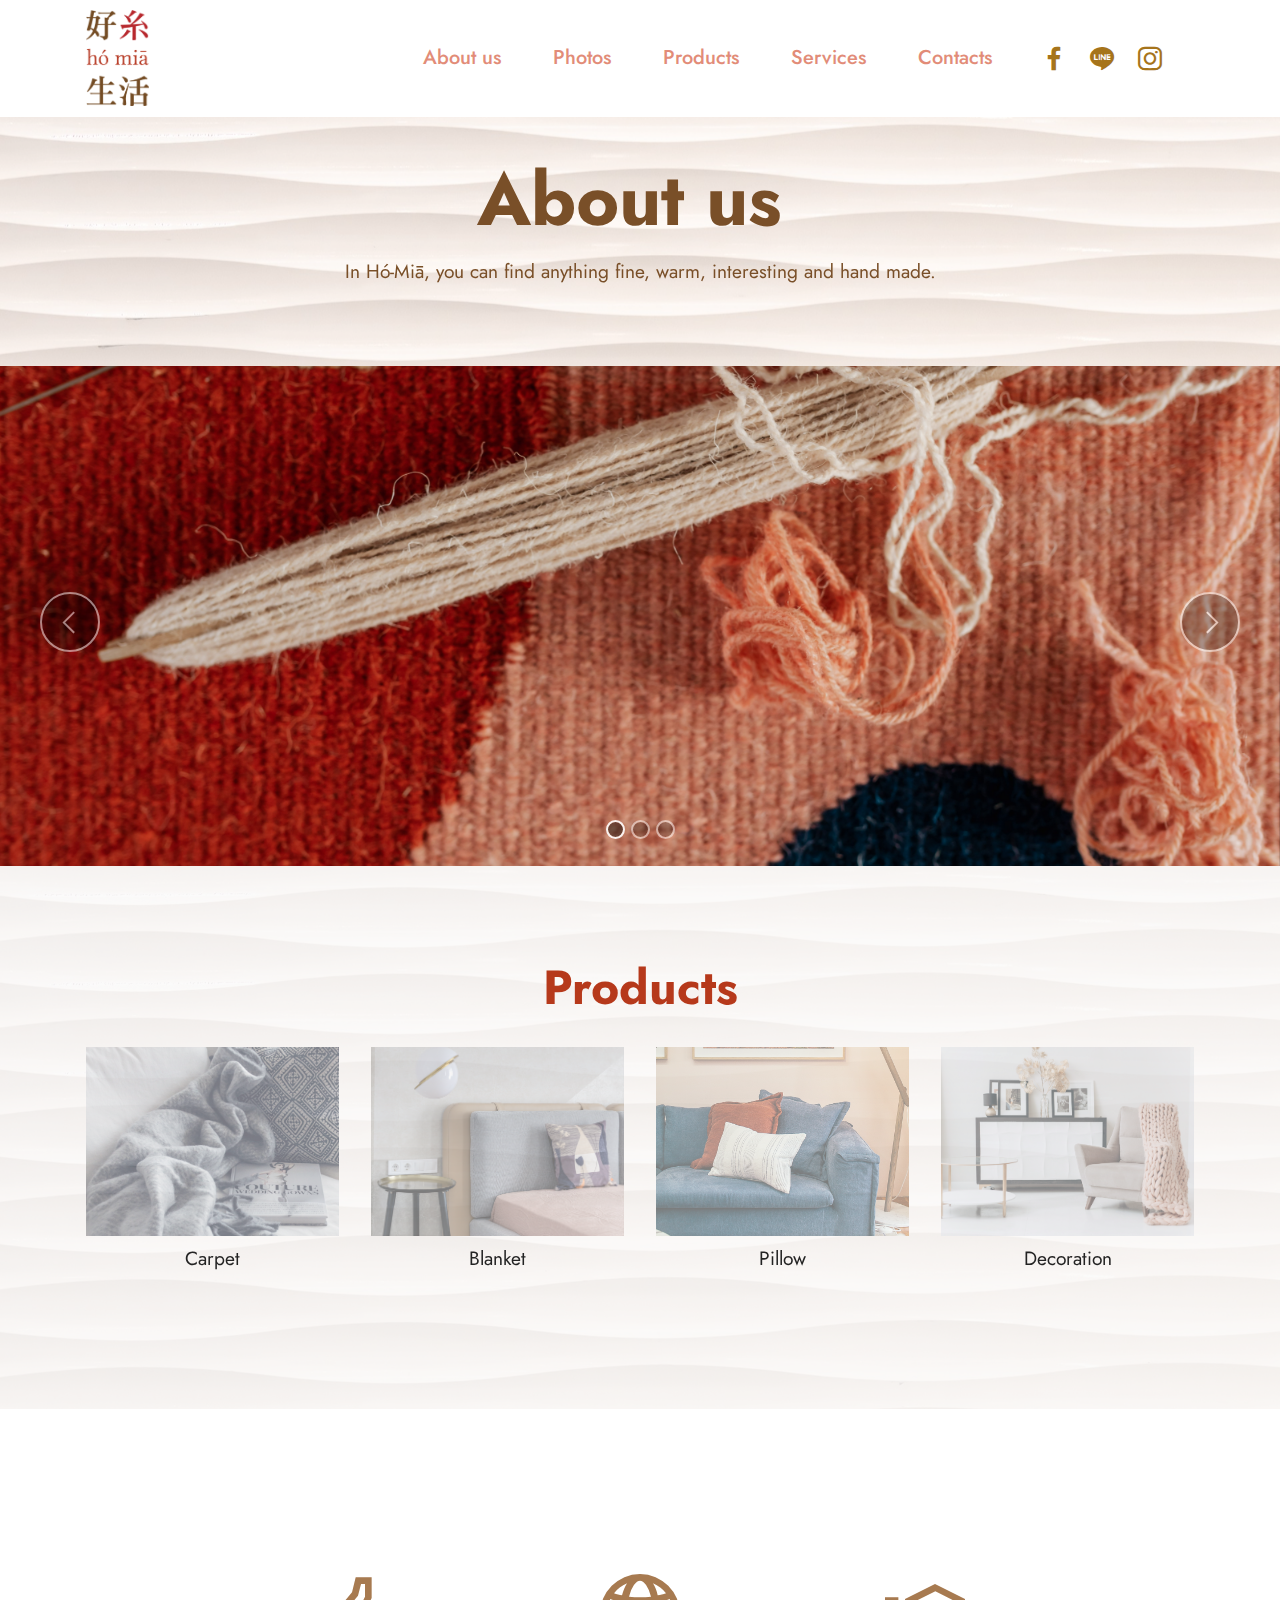
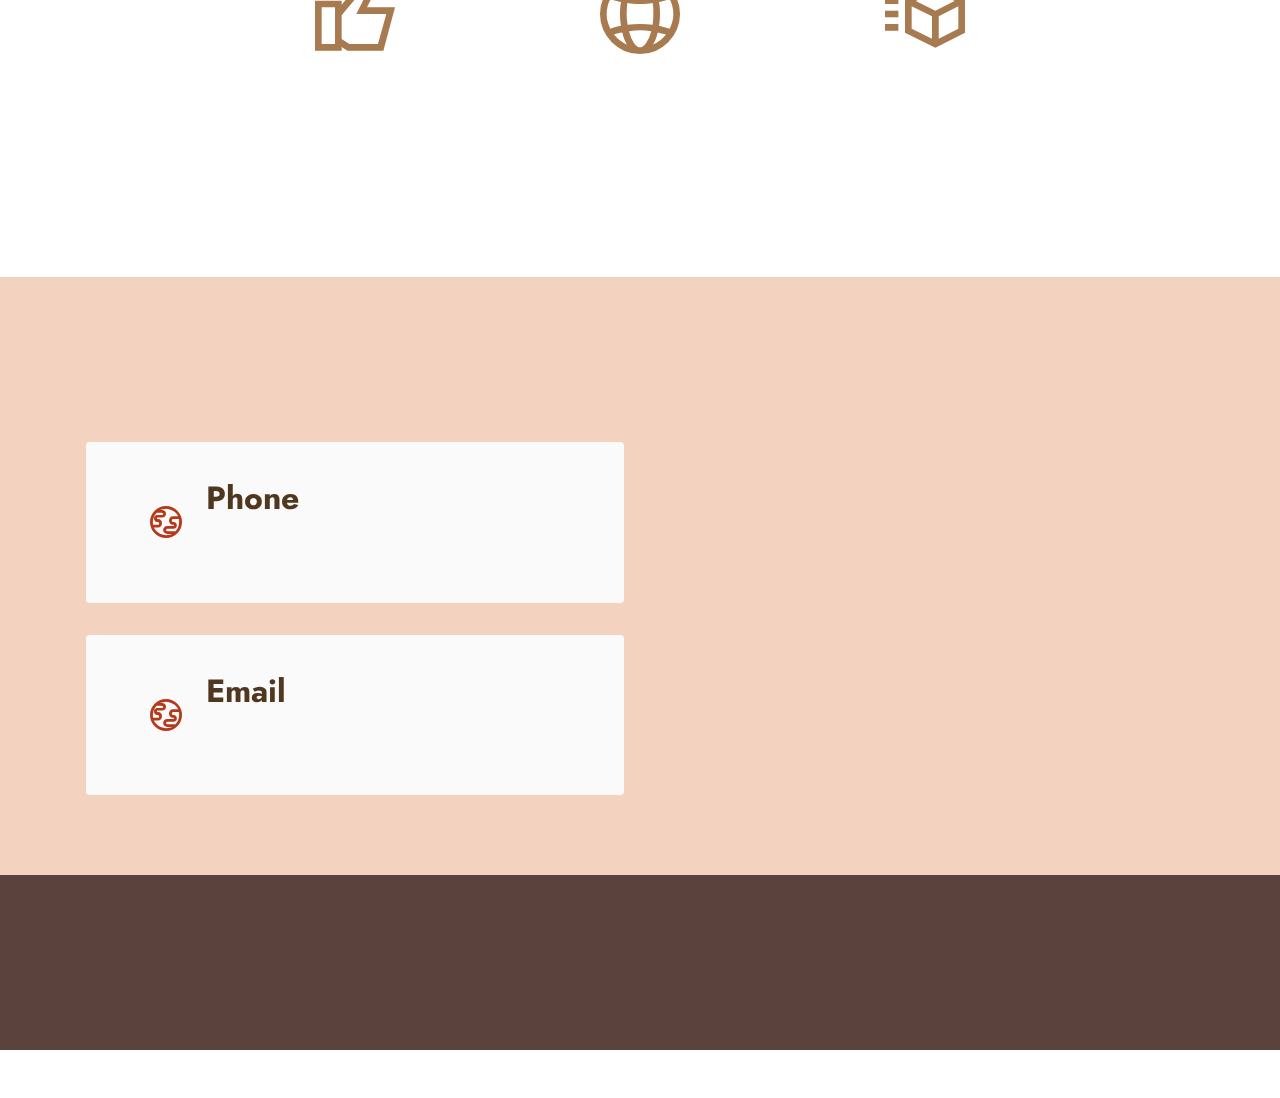
<file: index.html>
<!DOCTYPE html>
<html  >
<head>
  <!-- Site made with Mobirise Website Builder v5.3.5, https://mobirise.com -->
  <meta charset="UTF-8">
  <meta http-equiv="X-UA-Compatible" content="IE=edge">
  <meta name="generator" content="Mobirise v5.3.5, mobirise.com">
  <meta name="viewport" content="width=device-width, initial-scale=1, minimum-scale=1">
  <link rel="shortcut icon" href="assets/images/favicon-20210430020619690.ico" type="image/x-icn">
  <meta name="description" content="">
  
  
  <title>好糸生活</title>
  <link rel="stylesheet" href="assets/web/assets/mobirise-icons2/mobirise2.css">
  <link rel="stylesheet" href="assets/tether/tether.min.css">
  <link rel="stylesheet" href="assets/bootstrap/css/bootstrap.min.css">
  <link rel="stylesheet" href="assets/bootstrap/css/bootstrap-grid.min.css">
  <link rel="stylesheet" href="assets/bootstrap/css/bootstrap-reboot.min.css">
  <link rel="stylesheet" href="assets/animatecss/animate.css">
  <link rel="stylesheet" href="assets/dropdown/css/style.css">
  <link rel="stylesheet" href="assets/socicon/css/styles.css">
  <link rel="stylesheet" href="assets/theme/css/style.css">
  <link rel="preload" href="https://fonts.googleapis.com/css?family=Jost:100,200,300,400,500,600,700,800,900,100i,200i,300i,400i,500i,600i,700i,800i,900i&display=swap" as="style" onload="this.onload=null;this.rel='stylesheet'">
  <noscript><link rel="stylesheet" href="https://fonts.googleapis.com/css?family=Jost:100,200,300,400,500,600,700,800,900,100i,200i,300i,400i,500i,600i,700i,800i,900i&display=swap"></noscript>
  <link rel="preload" as="style" href="assets/mobirise/css/mbr-additional.css"><link rel="stylesheet" href="assets/mobirise/css/mbr-additional.css" type="text/css">
  <link rel="stylesheet" href="assets/dropdown/js/animate.js">

  <style>
      @keyframes fadeOut{
          100%{
              opacity: 1;
          }
      }
      @keyframes fadeIn{
          50%{
              background-color: rgba(138, 6, 6, 0.304);
              color: white;
          }
          
      }
      .circle:hover{
          
          animation: fadeIn 1s;
          border-radius: 50%;

      }
      .animate{
          opacity: 0.5;
      }
      
      .animate:hover{
         
          animation: fadeOut 1s;

      }




  </style>
</head>
<body>
  
  <section class="menu menu2 cid-sw1IaXLxJi" once="menu" id="menu2-c">
    
    <nav class="navbar navbar-dropdown navbar-fixed-top navbar-expand-lg">
        <div class="container">
            <div class="navbar-brand">
                <span class="navbar-logo">
                    <a href="index.html">
                        <img src="assets/images/logo.png" alt="Mobirise" style="height: 6rem;">
                    </a>
                </span>
                
            </div>
            <button class="navbar-toggler" type="button" data-toggle="collapse" data-target="#navbarSupportedContent" aria-controls="navbarNavAltMarkup" aria-expanded="false" aria-label="Toggle navigation">
                <div class="hamburger">
                    <span></span>
                    <span></span>
                    <span></span>
                    <span></span>
                </div>
            </button>
            <div class="collapse navbar-collapse" id="navbarSupportedContent">
                <ul class="navbar-nav nav-dropdown nav-right" data-app-modern-menu="true">
                    <li class="nav-item">
                        <a class="nav-link link text-secondary text-primary display-4" href="page1.html#image1-m" aria-expanded="false" style="font-size: 20px;">
                            About us
                        </a>
                    </li>

                    <li class="nav-item">
                        <a class="nav-link link text-secondary text-primary display-4" href="index.html#slider1-h" style="font-size: 20px;">
                            Photos
                            <br>
                        </a>
                    </li>

                    <li class="nav-item">
                        <a class="nav-link link text-secondary text-primary display-4" href="index.html#gallery5-e" style="font-size: 20px;">
                            Products
                        </a>
                    </li>
                    
                    <li class="nav-item">
                        <a class="nav-link link text-secondary text-primary display-4" href="index.html#features1-d" style="font-size: 20px;">
                            Services
                        </a>
                    </li>

                    <li class="nav-item">
                        <a class="nav-link link text-secondary text-primary display-4" href="index.html#contacts3-5" style="font-size: 20px;">
                            Contacts
                        </a>
                    </li>
                </ul>

                <div class="icons-menu">
                    <a class="iconfont-wrapper" href="https://www.facebook.com/" target="_blank">
                        <span class="p-2 mbr-iconfont socicon-facebook socicon circle" ></span>
                    </a>
                    <a class="iconfont-wrapper" href="https://line.me/ti/p/5vF7VPosaQ" target="_blank">
                        <span class="p-2 mbr-iconfont socicon-line socicon circle" style="color: rgb(166, 116, 27); fill: rgb(166, 116, 27);"></span>
                    </a>
                    <a class="iconfont-wrapper" href="https://www.instagram.com/" target="_blank">
                        <span class="p-2 mbr-iconfont socicon-instagram socicon circle"></span>
                    </a>
                    
                </div>
                
            </div>
        </div>
    </nav>
</section>

<section class="header6 cid-svXxCXzJUp mbr-parallax-background" id="header6-0">

    

    <div class="mbr-overlay" style="opacity: 0.4; background-color: rgb(255, 255, 255); "></div>

    <div class="align-center container">
        <div class="row justify-content-center">
            <div class="col-12 col-lg-8">
                <h1 class="mbr-section-title mbr-fonts-style mbr-white mb-3 display-1"><strong>About us&nbsp;</strong></h1>
                
                <p class="mbr-text mbr-white mbr-fonts-style display-7">In Hó-Miā, you can find anything fine, warm, interesting and hand made.</p>
                
            </div>
        </div>
    </div>
</section>

<section class="slider1 cid-sw23vIwPuY" id="slider1-h">
    
    <div class="carousel slide carousel-fade" id="syIauVUKkO" data-ride="carousel" data-interval="3000" style="height: 500px;">
        <ol class="carousel-indicators">
            <li data-slide-to="0" class="active" data-target="#syIauVUKkO"></li>
            <li data-slide-to="1" data-target="#syIauVUKkO"></li>
            <li data-slide-to="2" data-target="#syIauVUKkO"></li>
        </ol>
        <div class="carousel-inner">
            <div class="carousel-item slider-image item active">
                <div class="item-wrapper">
                    <img class="d-block w-100" src="assets/images/pexels-karolina-grabowska-4219610.jpeg">
                    
                    <div class="carousel-caption">
                        <h5 class="mbr-section-subtitle mbr-fonts-style display-5"></h5>
                        <p class="mbr-section-text mbr-fonts-style display-7"></p>
                    </div>
                </div>
            </div>
            <div class="carousel-item slider-image item">
                <div class="item-wrapper">
                    <img class="d-block w-100" src="assets/images/pexels-cottonbro-6580549.jpeg">
                    
                    <div class="carousel-caption">
                        <h5 class="mbr-section-subtitle mbr-fonts-style display-5"></h5>
                        <p class="mbr-section-text mbr-fonts-style display-7"></p>
                    </div>
                </div>
            </div>
            <div class="carousel-item slider-image item">
                <div class="item-wrapper">
                    <img class="d-block w-100" src="assets/images/pexels-river-4358399.jpeg">
                    
                    <div class="carousel-caption">
                        <h5 class="mbr-section-subtitle mbr-fonts-style display-5"></h5>
                        <p class="mbr-section-text mbr-fonts-style display-7"></p>
                    </div>
                </div>
            </div>
        </div>
        <a class="carousel-control carousel-control-prev" role="button" data-slide="prev" href="#syIauVUKkO">
            <span class="mobi-mbri mobi-mbri-arrow-prev" aria-hidden="true"></span>
            <span class="sr-only">Previous</span>
        </a>
        <a class="carousel-control carousel-control-next" role="button" data-slide="next" href="#syIauVUKkO">
            <span class="mobi-mbri mobi-mbri-arrow-next" aria-hidden="true"></span>
            <span class="sr-only">Next</span>
        </a>
    </div>
</section>

<section class="gallery5 mbr-gallery cid-sw1XmBCims" id="gallery5-e">
    

    <div class="mbr-overlay" style="opacity: 0.8; background-color: rgb(250, 250, 250);">
    </div>

    <div class="container">
        <div class="mbr-section-head">
            <h3 class="mbr-section-title mbr-fonts-style align-center m-0 display-2"><strong>Products</strong></h3>
            
        </div>
        <div class="row mbr-gallery mt-4">
            <div class="col-12 col-md-6 col-lg-3 item gallery-image ">
                <div class="item-wrapper animate" data-toggle="modal" data-target="#syIauXRZ61-modal">
                    <img class="w-100" src="assets/images/pexels-isabelle-taylor-1421178.jpeg" alt="" data-slide-to="0" data-target="#lb-syIauXRZ61">
                    <div class="icon-wrapper">
                        <span class="mobi-mbri mobi-mbri-search mbr-iconfont mbr-iconfont-btn"></span>
                    </div>
                </div>
                <h6 class="mbr-item-subtitle mbr-fonts-style align-center mb-2 mt-2 display-7">
                    Carpet 
                </h6>
            </div>
            <div class="col-12 col-md-6 col-lg-3 item gallery-image">
                <div class="item-wrapper animate" data-toggle="modal" data-target="#syIauXRZ61-modal">
                    <img class="w-100" src="assets/images/pexels-max-vakhtbovych-5998136.jpeg" alt="" data-slide-to="1" data-target="#lb-syIauXRZ61">
                    <div class="icon-wrapper">
                        <span class="mobi-mbri mobi-mbri-search mbr-iconfont mbr-iconfont-btn"></span>
                    </div>
                </div>
                <h6 class="mbr-item-subtitle mbr-fonts-style align-center mb-2 mt-2 display-7">
                    Blanket
                </h6>
            </div>
            <div class="col-12 col-md-6 col-lg-3 item gallery-image">
                <div class="item-wrapper animate" data-toggle="modal" data-target="#syIauXRZ61-modal">
                    <img class="w-100" src="assets/images/pexels-rachel-claire-4846446.jpeg" alt="" data-slide-to="2" data-target="#lb-syIauXRZ61">
                    <div class="icon-wrapper">
                        <span class="mobi-mbri mobi-mbri-search mbr-iconfont mbr-iconfont-btn"></span>
                    </div>
                </div>
                <h6 class="mbr-item-subtitle mbr-fonts-style align-center mb-2 mt-2 display-7">
                    Pillow
                </h6>
            </div>
            <div class="col-12 col-md-6 col-lg-3 item gallery-image">
                <div class="item-wrapper animate" data-toggle="modal" data-target="#syIauXRZ61-modal">
                    <img class="w-100" src="assets/images/pexels-mikhail-nilov-6707628.jpeg" alt="" data-slide-to="3" data-target="#lb-syIauXRZ61">
                    <div class="icon-wrapper">
                        <span class="mobi-mbri mobi-mbri-search mbr-iconfont mbr-iconfont-btn"></span>
                    </div>
                </div>
                <h6 class="mbr-item-subtitle mbr-fonts-style align-center mb-2 mt-2 display-7">
                    Decoration
                </h6>
            </div>
        </div>

        <div class="modal mbr-slider" tabindex="-1" role="dialog" aria-hidden="true" id="syIauXRZ61-modal">
            <div class="modal-dialog" role="document">
                <div class="modal-content">
                    <div class="modal-body">
                        <div class="carousel slide" id="lb-syIauXRZ61" data-interval="5000">
                            <div class="carousel-inner">
                                <div class="carousel-item active">
                                    <img class="d-block w-100" src="assets/images/pexels-isabelle-taylor-1421178.jpeg" alt="">
                                </div>
                                <div class="carousel-item">
                                    <img class="d-block w-100" src="assets/images/pexels-max-vakhtbovych-5998136.jpeg" alt="">
                                </div>
                                <div class="carousel-item">
                                    <img class="d-block w-100" src="assets/images/pexels-rachel-claire-4846446.jpeg" alt="">
                                </div>
                                <div class="carousel-item">
                                    <img class="d-block w-100" src="assets/images/pexels-mikhail-nilov-6707628.jpeg" alt="">
                                </div>
                            </div>
                            <ol class="carousel-indicators">
                                <li data-slide-to="0" class="active" data-target="#lb-syIauXRZ61"></li>
                                <li data-slide-to="1" data-target="#lb-syIauXRZ61"></li>
                                <li data-slide-to="2" data-target="#lb-syIauXRZ61"></li>
                                <li data-slide-to="3" data-target="#lb-syIauXRZ61"></li>
                            </ol>
                            <a role="button" href="" class="close" data-dismiss="modal" aria-label="Close">
                            </a>
                            <a class="carousel-control-prev carousel-control" role="button" data-slide="prev" href="#lb-syIauXRZ61">
                                <span class="mobi-mbri mobi-mbri-arrow-prev" aria-hidden="true"></span>
                                <span class="sr-only">Previous</span>
                            </a>
                            <a class="carousel-control-next carousel-control" role="button" data-slide="next" href="#lb-syIauXRZ61">
                                <span class="mobi-mbri mobi-mbri-arrow-next" aria-hidden="true"></span>
                                <span class="sr-only">Next</span>
                            </a>
                        </div>
                    </div>
                </div>
            </div>
        </div>
    </div>
</section>

<section class="features1 cid-sw1X3NRHzJ" id="features1-d">
    

    
    <div class="container">
        <div class="row">
            <div class="col-12 col-lg-9">
                <h3 class="mbr-section-title mbr-fonts-style align-center mb-0 display-2">
                    <strong>Services</strong></h3>
                
            </div>
        </div>
        <div class="row">
            <div class="card col-12 col-md-6 col-lg-3">
                <div class="card-wrapper">
                    <div class="card-box align-center">
                        <div class="iconfont-wrapper">
                            <span class="mbr-iconfont mobi-mbri-like mobi-mbri" style="color: rgb(167, 122, 80); fill: rgb(167, 122, 80);"></span>
                        </div>
                        <h5 class="card-title mbr-fonts-style display-7"><strong>Fine Quality&nbsp;</strong></h5>
                        <p class="card-text mbr-fonts-style display-7">The quality has been proved by our professional team.</p>
                    </div>
                </div>
            </div>
            <div class="card col-12 col-md-6 col-lg-3">
                <div class="card-wrapper">
                    <div class="card-box align-center">
                        <div class="iconfont-wrapper">
                            <span class="mbr-iconfont mobi-mbri-globe-2 mobi-mbri" style="color: rgb(167, 122, 80); fill: rgb(167, 122, 80);"></span>
                        </div>
                        <h5 class="card-title mbr-fonts-style display-7"><div><strong>Globalization</strong></div></h5>
                        <p class="card-text mbr-fonts-style display-7">We collect fine products around the world.</p>
                    </div>
                </div>
            </div>
            <div class="card col-12 col-md-6 col-lg-3">
                <div class="card-wrapper">
                    <div class="card-box align-center">
                        <div class="iconfont-wrapper">
                            <span class="mbr-iconfont mobi-mbri-delivery mobi-mbri" style="color: rgb(167, 122, 80); fill: rgb(167, 122, 80);"></span>
                        </div>
                        <h5 class="card-title mbr-fonts-style display-7"><div><strong>Fast delivery</strong></div></h5>
                        <p class="card-text mbr-fonts-style display-7">As long as you place an order, the delivery takes only 3-5 days.</p>
                    </div>
                </div>
            </div>
            
        </div>
    </div>
</section>

<section class="contacts3 map1 cid-svXy9o1qJY" id="contacts3-5">

    
    
    <div class="container">
        <div class="mbr-section-head">
            <h3 class="mbr-section-title mbr-fonts-style align-center mb-0 display-2">
                <strong>Contacts</strong>
            </h3>
            
        </div>
        <div class="row justify-content-center mt-4">
            <div class="card col-12 col-md-6">
                <div class="card-wrapper">
                    <div class="image-wrapper">
                        <span class="mbr-iconfont mobi-mbri-globe mobi-mbri" style="color: rgb(182, 57, 27); fill: rgb(182, 57, 27);"></span>
                    </div>
                    <div class="text-wrapper">
                        <h6 class="card-title mbr-fonts-style mb-1 display-5">
                            <strong>Phone</strong>
                        </h6>
                        <p class="mbr-text mbr-fonts-style display-7">
                            <a href="tel:+12345678910" class="text-primary">0930309235</a>
                        </p>
                    </div>
                </div>
                <div class="card-wrapper">
                    <div class="image-wrapper">
                        <span class="mbr-iconfont mobi-mbri-globe mobi-mbri" style="color: rgb(182, 57, 27); fill: rgb(182, 57, 27);"></span>
                    </div>
                    <div class="text-wrapper">
                        <h6 class="card-title mbr-fonts-style mb-1 display-5">
                            <strong>Email</strong>
                        </h6>
                        <p class="mbr-text mbr-fonts-style display-7">
                            <a href="mailto:acoco870119@gmail.com" class="text-primary">acoco870119@gmail.com</a>
                        </p>
                    </div>
                </div>
            </div>
            <div class="map-wrapper col-12 col-md-6">
                <div class="google-map"><iframe frameborder="0" style="border:0" src="https://www.google.com/maps/embed/v1/place?key=AIzaSyCt1265A4qvZy9HKUeA8J15AOC4SrCyZe4&amp;q=350 5th Ave, New York, NY 10118" allowfullscreen=""></iframe></div>
            </div>
        </div>
    </div>
</section>

<section class="footer3 cid-sw2ypIOZ5r" once="footers" id="footer3-i">

    

    

    <div class="container">
        <div class="media-container-row align-center mbr-white">
            <div class="row row-links">
                <ul class="foot-menu">
                    
                    
                    
                    
                    
                <li class="foot-menu-item mbr-fonts-style display-7">
                        <a class="text-white text-primary" href="index.html#header6-0" target="_blank">About us</a>
                    </li><li class="foot-menu-item mbr-fonts-style display-7"><a href="index.html#slider1-h" class="text-white">Photos</a></li><li class="foot-menu-item mbr-fonts-style display-7"><a href="index.html#gallery5-e" class="text-white">Products</a></li><li class="foot-menu-item mbr-fonts-style display-7"><a href="index.html#features1-d" class="text-white">Services</a></li><li class="foot-menu-item mbr-fonts-style display-7"><a href="index.html#contacts3-5" class="text-white">Contacts</a></li></ul>
            </div>
            <div class="row social-row">
                <div class="social-list align-right pb-2">
                    
                    
                    
                    
                    
                    
                <div class="soc-item">
                        <a href="https://www.facebook.com/" target="_blank">
                            <span class="mbr-iconfont mbr-iconfont-social socicon-facebook socicon"></span>
                        </a>
                    </div><div class="soc-item">
                        <a href="https://line.me/ti/p/5vF7VPosaQ" target="_blank">
                            <span class="mbr-iconfont mbr-iconfont-social socicon-line socicon"></span>
                        </a>
                    </div><div class="soc-item">
                        <a href="https://www.instagram.com/" target="_blank">
                            <span class="mbr-iconfont mbr-iconfont-social socicon-instagram socicon"></span>
                        </a>
                    </div></div>
            </div>
            <div class="row row-copirayt">
                <p class="mbr-text mb-0 mbr-fonts-style mbr-white align-center display-7">
                    © Copyright 2021 Coco Design. All Rights Reserved.
                </p>
            </div>
        </div>
    </div>
</section><section style="background-color: #fff; font-family: -apple-system, BlinkMacSystemFont, 'Segoe UI', 'Roboto', 'Helvetica Neue', Arial, sans-serif; color:#aaa; font-size:12px; padding: 0; align-items: center; display: flex;"><a href="https://mobirise.site/k" style="flex: 1 1; height: 3rem; padding-left: 1rem;"></a><p style="flex: 0 0 auto; margin:0; padding-right:1rem;"><a href="https://mobirise.site/t" style="color:#aaa;">Made</a> with Mobirise free themes</p></section><script src="assets/web/assets/jquery/jquery.min.js"></script>  <script src="assets/popper/popper.min.js"></script>  <script src="assets/tether/tether.min.js"></script>  <script src="assets/bootstrap/js/bootstrap.min.js"></script>  <script src="assets/smoothscroll/smooth-scroll.js"></script>  <script src="assets/viewportchecker/jquery.viewportchecker.js"></script>  <script src="assets/parallax/jarallax.min.js"></script>  <script src="assets/dropdown/js/nav-dropdown.js"></script>  <script src="assets/dropdown/js/navbar-dropdown.js"></script>  <script src="assets/touchswipe/jquery.touch-swipe.min.js"></script>  <script src="assets/theme/js/script.js"></script>  
  
  
 <div id="scrollToTop" class="scrollToTop mbr-arrow-up"><a style="text-align: center;"><i class="mbr-arrow-up-icon mbr-arrow-up-icon-cm cm-icon cm-icon-smallarrow-up"></i></a></div>
    <input name="animation" type="hidden">
  </body>
</html>
</file>
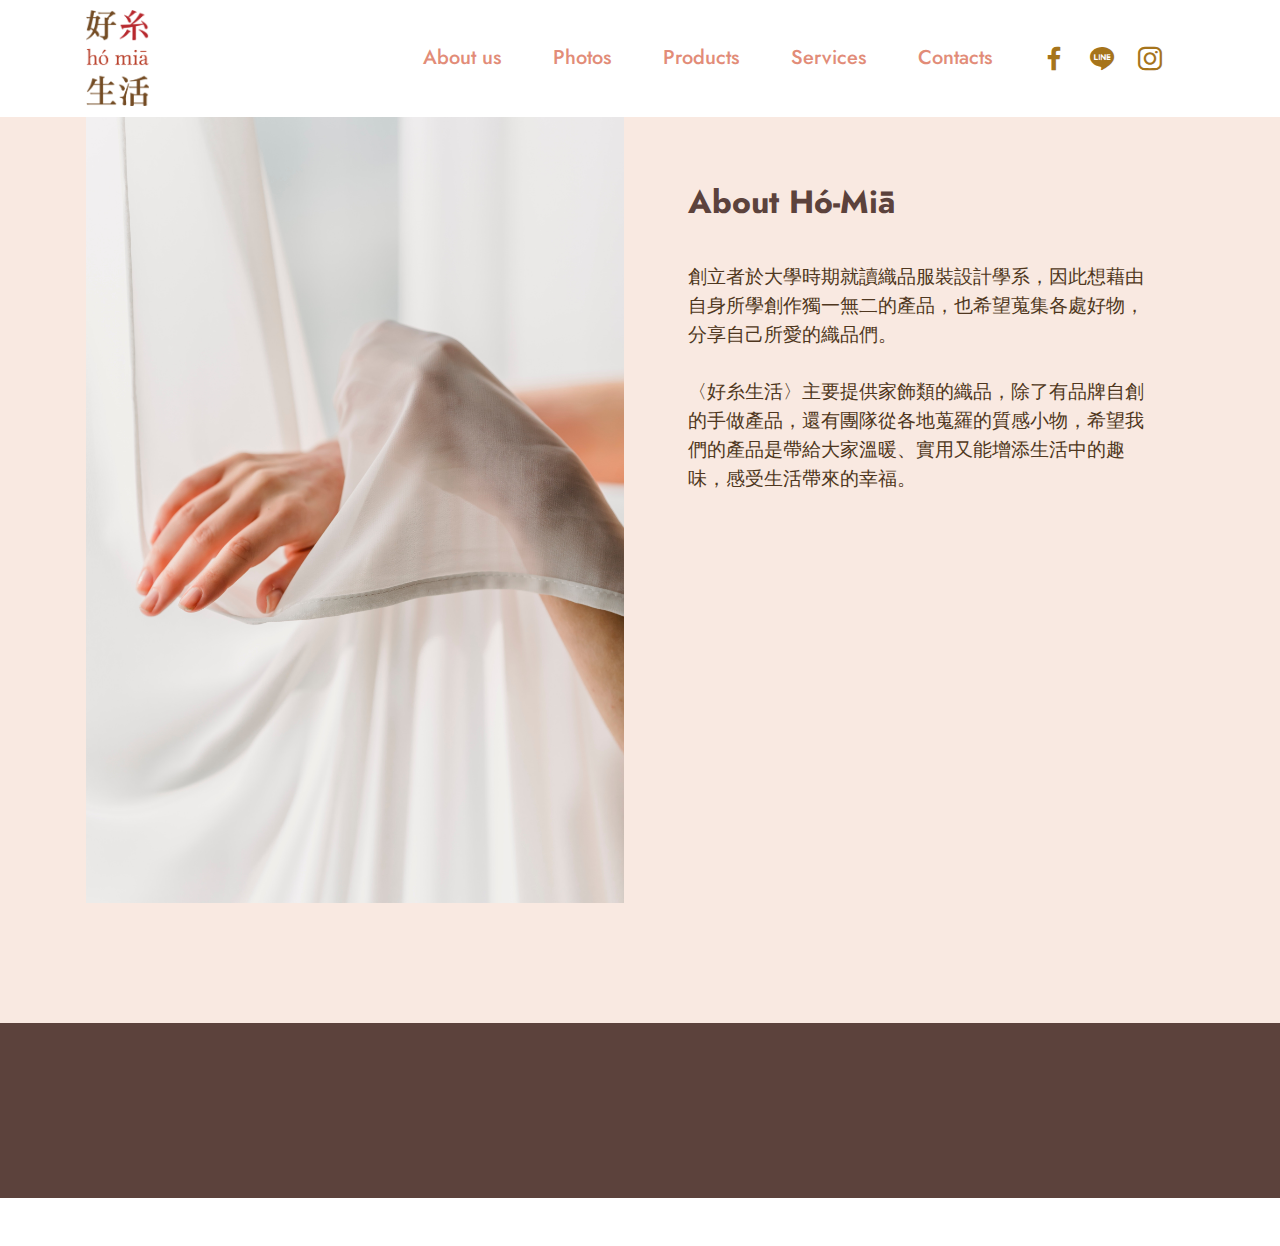
<file: page1.html>
<!DOCTYPE html>
<html  >
<head>
  <!-- Site made with Mobirise Website Builder v5.3.5, https://mobirise.com -->
  <meta charset="UTF-8">
  <meta http-equiv="X-UA-Compatible" content="IE=edge">
  <meta name="generator" content="Mobirise v5.3.5, mobirise.com">
  <meta name="viewport" content="width=device-width, initial-scale=1, minimum-scale=1">
  <link rel="shortcut icon" href="assets/images/favicon-20210430020619690.ico" type="image/x-icon">
  <meta name="description" content="">
  
  
  <title>About</title>
  <link rel="stylesheet" href="assets/tether/tether.min.css">
  <link rel="stylesheet" href="assets/bootstrap/css/bootstrap.min.css">
  <link rel="stylesheet" href="assets/bootstrap/css/bootstrap-grid.min.css">
  <link rel="stylesheet" href="assets/bootstrap/css/bootstrap-reboot.min.css">
  <link rel="stylesheet" href="assets/animatecss/animate.css">
  <link rel="stylesheet" href="assets/dropdown/css/style.css">
  <link rel="stylesheet" href="assets/socicon/css/styles.css">
  <link rel="stylesheet" href="assets/theme/css/style.css">
  <link rel="preload" href="https://fonts.googleapis.com/css?family=Jost:100,200,300,400,500,600,700,800,900,100i,200i,300i,400i,500i,600i,700i,800i,900i&display=swap" as="style" onload="this.onload=null;this.rel='stylesheet'">
  <noscript><link rel="stylesheet" href="https://fonts.googleapis.com/css?family=Jost:100,200,300,400,500,600,700,800,900,100i,200i,300i,400i,500i,600i,700i,800i,900i&display=swap"></noscript>
  <link rel="preload" as="style" href="assets/mobirise/css/mbr-additional.css"><link rel="stylesheet" href="assets/mobirise/css/mbr-additional.css" type="text/css">
  
  <style>
     @keyframes fadeIn{
          50%{
              background-color: rgba(138, 6, 6, 0.304);
              color: white;
          }
          
      }
      .circle:hover{
          
          animation: fadeIn 1s;
          border-radius: 50%;

      }


  </style>
  
  
</head>
<body>
  
  <section class="menu menu2 cid-sw1IaXLxJi" once="menu" id="menu2-j">
    
    <nav class="navbar navbar-dropdown navbar-fixed-top navbar-expand-lg">
        <div class="container">
            <div class="navbar-brand">
                <span class="navbar-logo">
                    <a href="index.html">
                        <img src="assets/images/logo.png" alt="Mobirise" style="height: 6rem;">
                    </a>
                </span>
                
            </div>
            <button class="navbar-toggler" type="button" data-toggle="collapse" data-target="#navbarSupportedContent" aria-controls="navbarNavAltMarkup" aria-expanded="false" aria-label="Toggle navigation">
                <div class="hamburger">
                    <span></span>
                    <span></span>
                    <span></span>
                    <span></span>
                </div>
            </button>
            <div class="collapse navbar-collapse" id="navbarSupportedContent">
                <ul class="navbar-nav nav-dropdown nav-right" data-app-modern-menu="true"><li class="nav-item"><a class="nav-link link text-secondary text-primary display-4" href="page1.html#image1-m" aria-expanded="false" style="font-size: 20px;">
                            About us</a></li>
                    <li class="nav-item"><a class="nav-link link text-secondary text-primary display-4" href="index.html#slider1-h" style="font-size: 20px;">Photos<br></a></li><li class="nav-item"><a class="nav-link link text-secondary text-primary display-4" href="index.html#gallery5-e" style="font-size: 20px;">Products</a>
                    </li><li class="nav-item"><a class="nav-link link text-secondary text-primary display-4" href="index.html#features1-d" style="font-size: 20px;">
                            Services</a></li>
                    <li class="nav-item"><a class="nav-link link text-secondary text-primary display-4" href="index.html#contacts3-5" style="font-size: 20px;">Contacts</a></li></ul>
                <div class="icons-menu">
                    <a class="iconfont-wrapper" href="https://www.facebook.com/" target="_blank">
                        <span class="p-2 mbr-iconfont socicon-facebook socicon circle"></span>
                    </a>
                    <a class="iconfont-wrapper" href="https://line.me/ti/p/5vF7VPosaQ" target="_blank">
                        <span class="p-2 mbr-iconfont socicon-line socicon circle" style="color: rgb(166, 116, 27); fill: rgb(166, 116, 27);"></span>
                    </a>
                    <a class="iconfont-wrapper" href="https://www.instagram.com/" target="_blank">
                        <span class="p-2 mbr-iconfont socicon-instagram socicon circle"></span>
                    </a>
                    
                </div>
                
            </div>
        </div>
    </nav>
</section>

<section class="image1 cid-syHU2tivdc" id="image1-m">
    

    

    <div class="container">
        <div class="row align-items-start">
            <div class="col-12 col-lg-6">
                <div class="image-wrapper">
                    <img src="assets/images/pexels-marta-wave-6453923.jpg" alt="Mobirise">
                    <p class="mbr-description mbr-fonts-style pt-2 align-center display-4">
                    </p>
                </div>
            </div>
            <div class="col-12 col-lg">
                <div class="text-wrapper" style="margin-top: 50px;">
                    <h3 class="mbr-section-title mbr-fonts-style mb-3 display-5" ><strong>About Hó-Miā</strong></h3>
                    <p class="mbr-text mbr-fonts-style display-7" style="padding-top: 20px;">創立者於大學時期就讀織品服裝設計學系，因此想藉由自身所學創作獨一無二的產品，也希望蒐集各處好物，分享自己所愛的織品們。&nbsp;<br><br>〈好糸生活〉主要提供家飾類的織品，除了有品牌自創的手做產品，還有團隊從各地蒐羅的質感小物，希望我們的產品是帶給大家溫暖、實用又能增添生活中的趣味，感受生活帶來的幸福。</p>
                </div>
            </div>
        </div>
    </div>
</section>

<section class="footer3 cid-syHUjCLRdJ" once="footers" id="footer3-n">

    

    

    <div class="container">
        <div class="media-container-row align-center mbr-white">
            <div class="row row-links">
                <ul class="foot-menu">
                    
                    
                    
                    
                    
                <li class="foot-menu-item mbr-fonts-style display-7">
                        <a class="text-white text-primary" href="index.html#header6-0" target="_blank">About us</a>
                    </li><li class="foot-menu-item mbr-fonts-style display-7"><a href="index.html#slider1-h" class="text-white">Photos</a></li><li class="foot-menu-item mbr-fonts-style display-7"><a href="index.html#gallery5-e" class="text-white">Products</a></li><li class="foot-menu-item mbr-fonts-style display-7"><a href="index.html#features1-d" class="text-white">Services</a></li><li class="foot-menu-item mbr-fonts-style display-7"><a href="index.html#contacts3-5" class="text-white">Contacts</a></li></ul>
            </div>
            <div class="row social-row">
                <div class="social-list align-right pb-2">
                    
                    
                    
                    
                    
                    
                <div class="soc-item">
                        <a href="https://www.facebook.com/" target="_blank">
                            <span class="mbr-iconfont mbr-iconfont-social socicon-facebook socicon"></span>
                        </a>
                    </div><div class="soc-item">
                        <a href="https://line.me/ti/p/5vF7VPosaQ" target="_blank">
                            <span class="mbr-iconfont mbr-iconfont-social socicon-line socicon"></span>
                        </a>
                    </div><div class="soc-item">
                        <a href="https://www.instagram.com/" target="_blank">
                            <span class="mbr-iconfont mbr-iconfont-social socicon-instagram socicon"></span>
                        </a>
                    </div></div>
            </div>
            <div class="row row-copirayt">
                <p class="mbr-text mb-0 mbr-fonts-style mbr-white align-center display-7">
                    © Copyright 2021 Coco Design. All Rights Reserved.
                </p>
            </div>
        </div>
    </div>
</section><section style="background-color: #fff; font-family: -apple-system, BlinkMacSystemFont, 'Segoe UI', 'Roboto', 'Helvetica Neue', Arial, sans-serif; color:#aaa; font-size:12px; padding: 0; align-items: center; display: flex;"><a href="https://mobirise.site/w" style="flex: 1 1; height: 3rem; padding-left: 1rem;"></a></section><script src="assets/web/assets/jquery/jquery.min.js"></script>  <script src="assets/popper/popper.min.js"></script>  <script src="assets/tether/tether.min.js"></script>  <script src="assets/bootstrap/js/bootstrap.min.js"></script>  <script src="assets/smoothscroll/smooth-scroll.js"></script>  <script src="assets/viewportchecker/jquery.viewportchecker.js"></script>  <script src="assets/dropdown/js/nav-dropdown.js"></script>  <script src="assets/dropdown/js/navbar-dropdown.js"></script>  <script src="assets/touchswipe/jquery.touch-swipe.min.js"></script>  <script src="assets/theme/js/script.js"></script>  
  
  
 <div id="scrollToTop" class="scrollToTop mbr-arrow-up"><a style="text-align: center;"><i class="mbr-arrow-up-icon mbr-arrow-up-icon-cm cm-icon cm-icon-smallarrow-up"></i></a></div>
    <input name="animation" type="hidden">
  </body>
</html>
</file>
<file: assets/web/assets/mobirise-icons2/mobirise2.css>
@font-face {
  font-family: 'Moririse2';
  font-display: swap;
  src:  url('mobirise2.eot?f2bix4');
  src:  url('mobirise2.eot?f2bix4#iefix') format('embedded-opentype'),
    url('mobirise2.ttf?f2bix4') format('truetype'),
    url('mobirise2.woff?f2bix4') format('woff'),
    url('mobirise2.svg?f2bix4#mobirise2') format('svg');
  font-weight: normal;
  font-style: normal;
}

[class^="mobi-"], [class*=" mobi-"] {
  /* use !important to prevent issues with browser extensions that change fonts */
  font-family: 'Moririse2' !important;
  speak: none;
  font-style: normal;
  font-weight: normal;
  font-variant: normal;
  text-transform: none;
  line-height: 1;

  /* Better Font Rendering =========== */
  -webkit-font-smoothing: antialiased;
  -moz-osx-font-smoothing: grayscale;
}

.mobi-mbri-add-submenu:before {
  content: "\e900";
}
.mobi-mbri-alert:before {
  content: "\e901";
}
.mobi-mbri-align-center:before {
  content: "\e902";
}
.mobi-mbri-align-justify:before {
  content: "\e903";
}
.mobi-mbri-align-left:before {
  content: "\e904";
}
.mobi-mbri-align-right:before {
  content: "\e905";
}
.mobi-mbri-android:before {
  content: "\e906";
}
.mobi-mbri-apple:before {
  content: "\e907";
}
.mobi-mbri-arrow-down:before {
  content: "\e908";
}
.mobi-mbri-arrow-next:before {
  content: "\e909";
}
.mobi-mbri-arrow-prev:before {
  content: "\e90a";
}
.mobi-mbri-arrow-up:before {
  content: "\e90b";
}
.mobi-mbri-bold:before {
  content: "\e90c";
}
.mobi-mbri-bookmark:before {
  content: "\e90d";
}
.mobi-mbri-bootstrap:before {
  content: "\e90e";
}
.mobi-mbri-briefcase:before {
  content: "\e90f";
}
.mobi-mbri-browse:before {
  content: "\e910";
}
.mobi-mbri-bulleted-list:before {
  content: "\e911";
}
.mobi-mbri-calendar:before {
  content: "\e912";
}
.mobi-mbri-camera:before {
  content: "\e913";
}
.mobi-mbri-cart-add:before {
  content: "\e914";
}
.mobi-mbri-cart-full:before {
  content: "\e915";
}
.mobi-mbri-cash:before {
  content: "\e916";
}
.mobi-mbri-change-style:before {
  content: "\e917";
}
.mobi-mbri-chat:before {
  content: "\e918";
}
.mobi-mbri-clock:before {
  content: "\e919";
}
.mobi-mbri-close:before {
  content: "\e91a";
}
.mobi-mbri-cloud:before {
  content: "\e91b";
}
.mobi-mbri-code:before {
  content: "\e91c";
}
.mobi-mbri-contact-form:before {
  content: "\e91d";
}
.mobi-mbri-credit-card:before {
  content: "\e91e";
}
.mobi-mbri-cursor-click:before {
  content: "\e91f";
}
.mobi-mbri-cust-feedback:before {
  content: "\e920";
}
.mobi-mbri-database:before {
  content: "\e921";
}
.mobi-mbri-delivery:before {
  content: "\e922";
}
.mobi-mbri-desktop:before {
  content: "\e923";
}
.mobi-mbri-devices:before {
  content: "\e924";
}
.mobi-mbri-down:before {
  content: "\e925";
}
.mobi-mbri-download-2:before {
  content: "\e926";
}
.mobi-mbri-download:before {
  content: "\e927";
}
.mobi-mbri-drag-n-drop-2:before {
  content: "\e928";
}
.mobi-mbri-drag-n-drop:before {
  content: "\e929";
}
.mobi-mbri-edit-2:before {
  content: "\e92a";
}
.mobi-mbri-edit:before {
  content: "\e92b";
}
.mobi-mbri-error:before {
  content: "\e92c";
}
.mobi-mbri-extension:before {
  content: "\e92d";
}
.mobi-mbri-features:before {
  content: "\e92e";
}
.mobi-mbri-file:before {
  content: "\e92f";
}
.mobi-mbri-flag:before {
  content: "\e930";
}
.mobi-mbri-folder:before {
  content: "\e931";
}
.mobi-mbri-gift:before {
  content: "\e932";
}
.mobi-mbri-github:before {
  content: "\e933";
}
.mobi-mbri-globe-2:before {
  content: "\e934";
}
.mobi-mbri-globe:before {
  content: "\e935";
}
.mobi-mbri-growing-chart:before {
  content: "\e936";
}
.mobi-mbri-hearth:before {
  content: "\e937";
}
.mobi-mbri-help:before {
  content: "\e938";
}
.mobi-mbri-home:before {
  content: "\e939";
}
.mobi-mbri-hot-cup:before {
  content: "\e93a";
}
.mobi-mbri-idea:before {
  content: "\e93b";
}
.mobi-mbri-image-gallery:before {
  content: "\e93c";
}
.mobi-mbri-image-slider:before {
  content: "\e93d";
}
.mobi-mbri-info:before {
  content: "\e93e";
}
.mobi-mbri-italic:before {
  content: "\e93f";
}
.mobi-mbri-key:before {
  content: "\e940";
}
.mobi-mbri-laptop:before {
  content: "\e941";
}
.mobi-mbri-layers:before {
  content: "\e942";
}
.mobi-mbri-left-right:before {
  content: "\e943";
}
.mobi-mbri-left:before {
  content: "\e944";
}
.mobi-mbri-letter:before {
  content: "\e945";
}
.mobi-mbri-like:before {
  content: "\e946";
}
.mobi-mbri-link:before {
  content: "\e947";
}
.mobi-mbri-lock:before {
  content: "\e948";
}
.mobi-mbri-login:before {
  content: "\e949";
}
.mobi-mbri-logout:before {
  content: "\e94a";
}
.mobi-mbri-magic-stick:before {
  content: "\e94b";
}
.mobi-mbri-map-pin:before {
  content: "\e94c";
}
.mobi-mbri-menu:before {
  content: "\e94d";
}
.mobi-mbri-mobile-2:before {
  content: "\e94e";
}
.mobi-mbri-mobile-horizontal:before {
  content: "\e94f";
}
.mobi-mbri-mobile:before {
  content: "\e950";
}
.mobi-mbri-mobirise:before {
  content: "\e951";
}
.mobi-mbri-more-horizontal:before {
  content: "\e952";
}
.mobi-mbri-more-vertical:before {
  content: "\e953";
}
.mobi-mbri-music:before {
  content: "\e954";
}
.mobi-mbri-new-file:before {
  content: "\e955";
}
.mobi-mbri-numbered-list:before {
  content: "\e956";
}
.mobi-mbri-opened-folder:before {
  content: "\e957";
}
.mobi-mbri-pages:before {
  content: "\e958";
}
.mobi-mbri-paper-plane:before {
  content: "\e959";
}
.mobi-mbri-paperclip:before {
  content: "\e95a";
}
.mobi-mbri-phone:before {
  content: "\e95b";
}
.mobi-mbri-photo:before {
  content: "\e95c";
}
.mobi-mbri-photos:before {
  content: "\e95d";
}
.mobi-mbri-pin:before {
  content: "\e95e";
}
.mobi-mbri-play:before {
  content: "\e95f";
}
.mobi-mbri-plus:before {
  content: "\e960";
}
.mobi-mbri-preview:before {
  content: "\e961";
}
.mobi-mbri-print:before {
  content: "\e962";
}
.mobi-mbri-protect:before {
  content: "\e963";
}
.mobi-mbri-question:before {
  content: "\e964";
}
.mobi-mbri-quote-left:before {
  content: "\e965";
}
.mobi-mbri-quote-right:before {
  content: "\e966";
}
.mobi-mbri-redo:before {
  content: "\e967";
}
.mobi-mbri-refresh:before {
  content: "\e968";
}
.mobi-mbri-responsive-2:before {
  content: "\e969";
}
.mobi-mbri-responsive:before {
  content: "\e96a";
}
.mobi-mbri-right:before {
  content: "\e96b";
}
.mobi-mbri-rocket:before {
  content: "\e96c";
}
.mobi-mbri-sad-face:before {
  content: "\e96d";
}
.mobi-mbri-sale:before {
  content: "\e96e";
}
.mobi-mbri-save:before {
  content: "\e96f";
}
.mobi-mbri-search:before {
  content: "\e970";
}
.mobi-mbri-setting-2:before {
  content: "\e971";
}
.mobi-mbri-setting-3:before {
  content: "\e972";
}
.mobi-mbri-setting:before {
  content: "\e973";
}
.mobi-mbri-share:before {
  content: "\e974";
}
.mobi-mbri-shopping-bag:before {
  content: "\e975";
}
.mobi-mbri-shopping-basket:before {
  content: "\e976";
}
.mobi-mbri-shopping-cart:before {
  content: "\e977";
}
.mobi-mbri-sites:before {
  content: "\e978";
}
.mobi-mbri-smile-face:before {
  content: "\e979";
}
.mobi-mbri-speed:before {
  content: "\e97a";
}
.mobi-mbri-star:before {
  content: "\e97b";
}
.mobi-mbri-success:before {
  content: "\e97c";
}
.mobi-mbri-sun:before {
  content: "\e97d";
}
.mobi-mbri-sun2:before {
  content: "\e97e";
}
.mobi-mbri-tablet-vertical:before {
  content: "\e97f";
}
.mobi-mbri-tablet:before {
  content: "\e980";
}
.mobi-mbri-target:before {
  content: "\e981";
}
.mobi-mbri-timer:before {
  content: "\e982";
}
.mobi-mbri-to-ftp:before {
  content: "\e983";
}
.mobi-mbri-to-local-drive:before {
  content: "\e984";
}
.mobi-mbri-touch-swipe:before {
  content: "\e985";
}
.mobi-mbri-touch:before {
  content: "\e986";
}
.mobi-mbri-trash:before {
  content: "\e987";
}
.mobi-mbri-underline:before {
  content: "\e988";
}
.mobi-mbri-undo:before {
  content: "\e989";
}
.mobi-mbri-unlink:before {
  content: "\e98a";
}
.mobi-mbri-unlock:before {
  content: "\e98b";
}
.mobi-mbri-up-down:before {
  content: "\e98c";
}
.mobi-mbri-up:before {
  content: "\e98d";
}
.mobi-mbri-update:before {
  content: "\e98e";
}
.mobi-mbri-upload-2:before {
  content: "\e98f";
}
.mobi-mbri-upload:before {
  content: "\e990";
}
.mobi-mbri-user-2:before {
  content: "\e991";
}
.mobi-mbri-user:before {
  content: "\e992";
}
.mobi-mbri-users:before {
  content: "\e993";
}
.mobi-mbri-video-play:before {
  content: "\e994";
}
.mobi-mbri-video:before {
  content: "\e995";
}
.mobi-mbri-watch:before {
  content: "\e996";
}
.mobi-mbri-website-theme-2:before {
  content: "\e997";
}
.mobi-mbri-website-theme:before {
  content: "\e998";
}
.mobi-mbri-wifi:before {
  content: "\e999";
}
.mobi-mbri-windows:before {
  content: "\e99a";
}
.mobi-mbri-zoom-in:before {
  content: "\e99b";
}
.mobi-mbri-zoom-out:before {
  content: "\e99c";
}
</file>
<file: assets/dropdown/css/style.css>
.navbar-dropdown {
  left: 0;
  padding: 0;
  position: absolute;
  right: 0;
  top: 0;
  transition: all 0.45s ease;
  z-index: 1030;
  background: #282828; }
  .navbar-dropdown .navbar-logo {
    margin-right: 0.8rem;
    transition: margin 0.3s ease-in-out;
    vertical-align: middle; }
    .navbar-dropdown .navbar-logo img {
      height: 3.125rem;
      transition: all 0.3s ease-in-out; }
    .navbar-dropdown .navbar-logo.mbr-iconfont {
      font-size: 3.125rem;
      line-height: 3.125rem; }
  .navbar-dropdown .navbar-caption {
    font-weight: 700;
    white-space: normal;
    vertical-align: -4px;
    line-height: 3.125rem !important; }
    .navbar-dropdown .navbar-caption, .navbar-dropdown .navbar-caption:hover {
      color: inherit;
      text-decoration: none; }
  .navbar-dropdown .mbr-iconfont + .navbar-caption {
    vertical-align: -1px; }
  .navbar-dropdown.navbar-fixed-top {
    position: fixed; }
  .navbar-dropdown .navbar-brand span {
    vertical-align: -4px; }
  .navbar-dropdown.bg-color.transparent {
    background: none; }
  .navbar-dropdown.navbar-short .navbar-brand {
    padding: 0.625rem 0; }
    .navbar-dropdown.navbar-short .navbar-brand span {
      vertical-align: -1px; }
  .navbar-dropdown.navbar-short .navbar-caption {
    line-height: 2.375rem !important;
    vertical-align: -2px; }
  .navbar-dropdown.navbar-short .navbar-logo {
    margin-right: 0.5rem; }
    .navbar-dropdown.navbar-short .navbar-logo img {
      height: 2.375rem; }
    .navbar-dropdown.navbar-short .navbar-logo.mbr-iconfont {
      font-size: 2.375rem;
      line-height: 2.375rem; }
  .navbar-dropdown.navbar-short .mbr-table-cell {
    height: 3.625rem; }
  .navbar-dropdown .navbar-close {
    left: 0.6875rem;
    position: fixed;
    top: 0.75rem;
    z-index: 1000; }
  .navbar-dropdown .hamburger-icon {
    content: "";
    display: inline-block;
    vertical-align: middle;
    width: 16px;
    -webkit-box-shadow: 0 -6px 0 1px #282828,0 0 0 1px #282828,0 6px 0 1px #282828;
    -moz-box-shadow: 0 -6px 0 1px #282828,0 0 0 1px #282828,0 6px 0 1px #282828;
    box-shadow: 0 -6px 0 1px #282828,0 0 0 1px #282828,0 6px 0 1px #282828; }

.dropdown-menu .dropdown-toggle[data-toggle="dropdown-submenu"]::after {
  border-bottom: 0.35em solid transparent;
  border-left: 0.35em solid;
  border-right: 0;
  border-top: 0.35em solid transparent;
  margin-left: 0.3rem; }

.dropdown-menu .dropdown-item:focus {
  outline: 0; }

.nav-dropdown {
  font-size: 0.75rem;
  font-weight: 500;
  height: auto !important; }
  .nav-dropdown .nav-btn {
    padding-left: 1rem; }
  .nav-dropdown .link {
    margin: .667em 1.667em;
    font-weight: 500;
    padding: 0;
    transition: color .2s ease-in-out; }
    .nav-dropdown .link.dropdown-toggle {
      margin-right: 2.583em; }
      .nav-dropdown .link.dropdown-toggle::after {
        margin-left: .25rem;
        border-top: 0.35em solid;
        border-right: 0.35em solid transparent;
        border-left: 0.35em solid transparent;
        border-bottom: 0; }
      .nav-dropdown .link.dropdown-toggle[aria-expanded="true"] {
        margin: 0;
        padding: 0.667em 3.263em  0.667em 1.667em; }
  .nav-dropdown .link::after,
  .nav-dropdown .dropdown-item::after {
    color: inherit; }
  .nav-dropdown .btn {
    font-size: 0.75rem;
    font-weight: 700;
    letter-spacing: 0;
    margin-bottom: 0;
    padding-left: 1.25rem;
    padding-right: 1.25rem; }
  .nav-dropdown .dropdown-menu {
    border-radius: 0;
    border: 0;
    left: 0;
    margin: 0;
    padding-bottom: 1.25rem;
    padding-top: 1.25rem;
    position: relative; }
  .nav-dropdown .dropdown-submenu {
    margin-left: 0.125rem;
    top: 0; }
  .nav-dropdown .dropdown-item {
    font-weight: 500;
    line-height: 2;
    padding: 0.3846em 4.615em 0.3846em 1.5385em;
    position: relative;
    transition: color .2s ease-in-out, background-color .2s ease-in-out; }
    .nav-dropdown .dropdown-item::after {
      margin-top: -0.3077em;
      position: absolute;
      right: 1.1538em;
      top: 50%; }
    .nav-dropdown .dropdown-item:focus, .nav-dropdown .dropdown-item:hover {
      background: none; }

@media (max-width: 767px) {
  .nav-dropdown.navbar-toggleable-sm {
    bottom: 0;
    display: none;
    left: 0;
    overflow-x: hidden;
    position: fixed;
    top: 0;
    transform: translateX(-100%);
    -ms-transform: translateX(-100%);
    -webkit-transform: translateX(-100%);
    width: 18.75rem;
    z-index: 999; } }
.nav-dropdown.navbar-toggleable-xl {
  bottom: 0;
  display: none;
  left: 0;
  overflow-x: hidden;
  position: fixed;
  top: 0;
  transform: translateX(-100%);
  -ms-transform: translateX(-100%);
  -webkit-transform: translateX(-100%);
  width: 18.75rem;
  z-index: 999; }

.nav-dropdown-sm {
  display: block !important;
  overflow-x: hidden;
  overflow: auto;
  padding-top: 3.875rem; }
  .nav-dropdown-sm::after {
    content: "";
    display: block;
    height: 3rem;
    width: 100%; }
  .nav-dropdown-sm.collapse.in ~ .navbar-close {
    display: block !important; }
  .nav-dropdown-sm.collapsing, .nav-dropdown-sm.collapse.in {
    transform: translateX(0);
    -ms-transform: translateX(0);
    -webkit-transform: translateX(0);
    transition: all 0.25s ease-out;
    -webkit-transition: all 0.25s ease-out;
    background: #282828; }
  .nav-dropdown-sm.collapsing[aria-expanded="false"] {
    transform: translateX(-100%);
    -ms-transform: translateX(-100%);
    -webkit-transform: translateX(-100%); }
  .nav-dropdown-sm .nav-item {
    display: block;
    margin-left: 0 !important;
    padding-left: 0; }
  .nav-dropdown-sm .link,
  .nav-dropdown-sm .dropdown-item {
    border-top: 1px dotted rgba(255, 255, 255, 0.1);
    font-size: 0.8125rem;
    line-height: 1.6;
    margin: 0 !important;
    padding: 0.875rem 2.4rem 0.875rem 1.5625rem !important;
    position: relative;
    white-space: normal; }
    .nav-dropdown-sm .link:focus, .nav-dropdown-sm .link:hover,
    .nav-dropdown-sm .dropdown-item:focus,
    .nav-dropdown-sm .dropdown-item:hover {
      background: rgba(0, 0, 0, 0.2) !important;
      color: #c0a375; }
  .nav-dropdown-sm .nav-btn {
    position: relative;
    padding: 1.5625rem 1.5625rem 0 1.5625rem; }
    .nav-dropdown-sm .nav-btn::before {
      border-top: 1px dotted rgba(255, 255, 255, 0.1);
      content: "";
      left: 0;
      position: absolute;
      top: 0;
      width: 100%; }
    .nav-dropdown-sm .nav-btn + .nav-btn {
      padding-top: 0.625rem; }
      .nav-dropdown-sm .nav-btn + .nav-btn::before {
        display: none; }
  .nav-dropdown-sm .btn {
    padding: 0.625rem 0; }
  .nav-dropdown-sm .dropdown-toggle[data-toggle="dropdown-submenu"]::after {
    margin-left: .25rem;
    border-top: 0.35em solid;
    border-right: 0.35em solid transparent;
    border-left: 0.35em solid transparent;
    border-bottom: 0; }
  .nav-dropdown-sm .dropdown-toggle[data-toggle="dropdown-submenu"][aria-expanded="true"]::after {
    border-top: 0;
    border-right: 0.35em solid transparent;
    border-left: 0.35em solid transparent;
    border-bottom: 0.35em solid; }
  .nav-dropdown-sm .dropdown-menu {
    margin: 0;
    padding: 0;
    position: relative;
    top: 0;
    left: 0;
    width: 100%;
    border: 0;
    float: none;
    border-radius: 0;
    background: none; }
  .nav-dropdown-sm .dropdown-submenu {
    left: 100%;
    margin-left: 0.125rem;
    margin-top: -1.25rem;
    top: 0; }

.navbar-toggleable-sm .nav-dropdown .dropdown-menu {
  position: absolute; }

.navbar-toggleable-sm .nav-dropdown .dropdown-submenu {
  left: 100%;
  margin-left: 0.125rem;
  margin-top: -1.25rem;
  top: 0; }

.navbar-toggleable-sm.opened .nav-dropdown .dropdown-menu {
  position: relative; }

.navbar-toggleable-sm.opened .nav-dropdown .dropdown-submenu {
  left: 0;
  margin-left: 00rem;
  margin-top: 0rem;
  top: 0; }

.is-builder .nav-dropdown.collapsing {
  transition: none !important; }

/*# sourceMappingURL=style.css.map */
</file>
<file: assets/socicon/css/styles.css>
@charset "UTF-8";

@font-face {
  font-family: 'Socicon';
  src:  url('../fonts/socicon.eot');
  src:  url('../fonts/socicon.eot?#iefix') format('embedded-opentype'),
    url('../fonts/socicon.woff2') format('woff2'),
    url('../fonts/socicon.ttf') format('truetype'),
    url('../fonts/socicon.woff') format('woff'),
    url('../fonts/socicon.svg#socicon') format('svg');
  font-weight: normal;
  font-style: normal;
  font-display: swap;
}

[data-icon]:before {
  font-family: "socicon" !important;
  content: attr(data-icon);
  font-style: normal !important;
  font-weight: normal !important;
  font-variant: normal !important;
  text-transform: none !important;
  speak: none;
  line-height: 1;
  -webkit-font-smoothing: antialiased;
  -moz-osx-font-smoothing: grayscale;
}

[class^="socicon-"], [class*=" socicon-"] {
  /* use !important to prevent issues with browser extensions that change fonts */
  font-family: 'Socicon' !important;
  speak: none;
  font-style: normal;
  font-weight: normal;
  font-variant: normal;
  text-transform: none;
  line-height: 1;

  /* Better Font Rendering =========== */
  -webkit-font-smoothing: antialiased;
  -moz-osx-font-smoothing: grayscale;
}

.socicon-eitaa:before {
  content: "\e97c";
}
.socicon-soroush:before {
  content: "\e97d";
}
.socicon-bale:before {
  content: "\e97e";
}
.socicon-zazzle:before {
  content: "\e97b";
}
.socicon-society6:before {
  content: "\e97a";
}
.socicon-redbubble:before {
  content: "\e979";
}
.socicon-avvo:before {
  content: "\e978";
}
.socicon-stitcher:before {
  content: "\e977";
}
.socicon-googlehangouts:before {
  content: "\e974";
}
.socicon-dlive:before {
  content: "\e975";
}
.socicon-vsco:before {
  content: "\e976";
}
.socicon-flipboard:before {
  content: "\e973";
}
.socicon-ubuntu:before {
  content: "\e958";
}
.socicon-artstation:before {
  content: "\e959";
}
.socicon-invision:before {
  content: "\e95a";
}
.socicon-torial:before {
  content: "\e95b";
}
.socicon-collectorz:before {
  content: "\e95c";
}
.socicon-seenthis:before {
  content: "\e95d";
}
.socicon-googleplaymusic:before {
  content: "\e95e";
}
.socicon-debian:before {
  content: "\e95f";
}
.socicon-filmfreeway:before {
  content: "\e960";
}
.socicon-gnome:before {
  content: "\e961";
}
.socicon-itchio:before {
  content: "\e962";
}
.socicon-jamendo:before {
  content: "\e963";
}
.socicon-mix:before {
  content: "\e964";
}
.socicon-sharepoint:before {
  content: "\e965";
}
.socicon-tinder:before {
  content: "\e966";
}
.socicon-windguru:before {
  content: "\e967";
}
.socicon-cdbaby:before {
  content: "\e968";
}
.socicon-elementaryos:before {
  content: "\e969";
}
.socicon-stage32:before {
  content: "\e96a";
}
.socicon-tiktok:before {
  content: "\e96b";
}
.socicon-gitter:before {
  content: "\e96c";
}
.socicon-letterboxd:before {
  content: "\e96d";
}
.socicon-threema:before {
  content: "\e96e";
}
.socicon-splice:before {
  content: "\e96f";
}
.socicon-metapop:before {
  content: "\e970";
}
.socicon-naver:before {
  content: "\e971";
}
.socicon-remote:before {
  content: "\e972";
}
.socicon-internet:before {
  content: "\e957";
}
.socicon-moddb:before {
  content: "\e94b";
}
.socicon-indiedb:before {
  content: "\e94c";
}
.socicon-traxsource:before {
  content: "\e94d";
}
.socicon-gamefor:before {
  content: "\e94e";
}
.socicon-pixiv:before {
  content: "\e94f";
}
.socicon-myanimelist:before {
  content: "\e950";
}
.socicon-blackberry:before {
  content: "\e951";
}
.socicon-wickr:before {
  content: "\e952";
}
.socicon-spip:before {
  content: "\e953";
}
.socicon-napster:before {
  content: "\e954";
}
.socicon-beatport:before {
  content: "\e955";
}
.socicon-hackerone:before {
  content: "\e956";
}
.socicon-hackernews:before {
  content: "\e946";
}
.socicon-smashwords:before {
  content: "\e947";
}
.socicon-kobo:before {
  content: "\e948";
}
.socicon-bookbub:before {
  content: "\e949";
}
.socicon-mailru:before {
  content: "\e94a";
}
.socicon-gitlab:before {
  content: "\e945";
}
.socicon-instructables:before {
  content: "\e944";
}
.socicon-portfolio:before {
  content: "\e943";
}
.socicon-codered:before {
  content: "\e940";
}
.socicon-origin:before {
  content: "\e941";
}
.socicon-nextdoor:before {
  content: "\e942";
}
.socicon-udemy:before {
  content: "\e93f";
}
.socicon-livemaster:before {
  content: "\e93e";
}
.socicon-crunchbase:before {
  content: "\e93b";
}
.socicon-homefy:before {
  content: "\e93c";
}
.socicon-calendly:before {
  content: "\e93d";
}
.socicon-realtor:before {
  content: "\e90f";
}
.socicon-tidal:before {
  content: "\e910";
}
.socicon-qobuz:before {
  content: "\e911";
}
.socicon-natgeo:before {
  content: "\e912";
}
.socicon-mastodon:before {
  content: "\e913";
}
.socicon-unsplash:before {
  content: "\e914";
}
.socicon-homeadvisor:before {
  content: "\e915";
}
.socicon-angieslist:before {
  content: "\e916";
}
.socicon-codepen:before {
  content: "\e917";
}
.socicon-slack:before {
  content: "\e918";
}
.socicon-openaigym:before {
  content: "\e919";
}
.socicon-logmein:before {
  content: "\e91a";
}
.socicon-fiverr:before {
  content: "\e91b";
}
.socicon-gotomeeting:before {
  content: "\e91c";
}
.socicon-aliexpress:before {
  content: "\e91d";
}
.socicon-guru:before {
  content: "\e91e";
}
.socicon-appstore:before {
  content: "\e91f";
}
.socicon-homes:before {
  content: "\e920";
}
.socicon-zoom:before {
  content: "\e921";
}
.socicon-alibaba:before {
  content: "\e922";
}
.socicon-craigslist:before {
  content: "\e923";
}
.socicon-wix:before {
  content: "\e924";
}
.socicon-redfin:before {
  content: "\e925";
}
.socicon-googlecalendar:before {
  content: "\e926";
}
.socicon-shopify:before {
  content: "\e927";
}
.socicon-freelancer:before {
  content: "\e928";
}
.socicon-seedrs:before {
  content: "\e929";
}
.socicon-bing:before {
  content: "\e92a";
}
.socicon-doodle:before {
  content: "\e92b";
}
.socicon-bonanza:before {
  content: "\e92c";
}
.socicon-squarespace:before {
  content: "\e92d";
}
.socicon-toptal:before {
  content: "\e92e";
}
.socicon-gust:before {
  content: "\e92f";
}
.socicon-ask:before {
  content: "\e930";
}
.socicon-trulia:before {
  content: "\e931";
}
.socicon-loomly:before {
  content: "\e932";
}
.socicon-ghost:before {
  content: "\e933";
}
.socicon-upwork:before {
  content: "\e934";
}
.socicon-fundable:before {
  content: "\e935";
}
.socicon-booking:before {
  content: "\e936";
}
.socicon-googlemaps:before {
  content: "\e937";
}
.socicon-zillow:before {
  content: "\e938";
}
.socicon-niconico:before {
  content: "\e939";
}
.socicon-toneden:before {
  content: "\e93a";
}
.socicon-augment:before {
  content: "\e908";
}
.socicon-bitbucket:before {
  content: "\e909";
}
.socicon-fyuse:before {
  content: "\e90a";
}
.socicon-yt-gaming:before {
  content: "\e90b";
}
.socicon-sketchfab:before {
  content: "\e90c";
}
.socicon-mobcrush:before {
  content: "\e90d";
}
.socicon-microsoft:before {
  content: "\e90e";
}
.socicon-pandora:before {
  content: "\e907";
}
.socicon-messenger:before {
  content: "\e906";
}
.socicon-gamewisp:before {
  content: "\e905";
}
.socicon-bloglovin:before {
  content: "\e904";
}
.socicon-tunein:before {
  content: "\e903";
}
.socicon-gamejolt:before {
  content: "\e901";
}
.socicon-trello:before {
  content: "\e902";
}
.socicon-spreadshirt:before {
  content: "\e900";
}
.socicon-500px:before {
  content: "\e000";
}
.socicon-8tracks:before {
  content: "\e001";
}
.socicon-airbnb:before {
  content: "\e002";
}
.socicon-alliance:before {
  content: "\e003";
}
.socicon-amazon:before {
  content: "\e004";
}
.socicon-amplement:before {
  content: "\e005";
}
.socicon-android:before {
  content: "\e006";
}
.socicon-angellist:before {
  content: "\e007";
}
.socicon-apple:before {
  content: "\e008";
}
.socicon-appnet:before {
  content: "\e009";
}
.socicon-baidu:before {
  content: "\e00a";
}
.socicon-bandcamp:before {
  content: "\e00b";
}
.socicon-battlenet:before {
  content: "\e00c";
}
.socicon-mixer:before {
  content: "\e00d";
}
.socicon-bebee:before {
  content: "\e00e";
}
.socicon-bebo:before {
  content: "\e00f";
}
.socicon-behance:before {
  content: "\e010";
}
.socicon-blizzard:before {
  content: "\e011";
}
.socicon-blogger:before {
  content: "\e012";
}
.socicon-buffer:before {
  content: "\e013";
}
.socicon-chrome:before {
  content: "\e014";
}
.socicon-coderwall:before {
  content: "\e015";
}
.socicon-curse:before {
  content: "\e016";
}
.socicon-dailymotion:before {
  content: "\e017";
}
.socicon-deezer:before {
  content: "\e018";
}
.socicon-delicious:before {
  content: "\e019";
}
.socicon-deviantart:before {
  content: "\e01a";
}
.socicon-diablo:before {
  content: "\e01b";
}
.socicon-digg:before {
  content: "\e01c";
}
.socicon-discord:before {
  content: "\e01d";
}
.socicon-disqus:before {
  content: "\e01e";
}
.socicon-douban:before {
  content: "\e01f";
}
.socicon-draugiem:before {
  content: "\e020";
}
.socicon-dribbble:before {
  content: "\e021";
}
.socicon-drupal:before {
  content: "\e022";
}
.socicon-ebay:before {
  content: "\e023";
}
.socicon-ello:before {
  content: "\e024";
}
.socicon-endomodo:before {
  content: "\e025";
}
.socicon-envato:before {
  content: "\e026";
}
.socicon-etsy:before {
  content: "\e027";
}
.socicon-facebook:before {
  content: "\e028";
}
.socicon-feedburner:before {
  content: "\e029";
}
.socicon-filmweb:before {
  content: "\e02a";
}
.socicon-firefox:before {
  content: "\e02b";
}
.socicon-flattr:before {
  content: "\e02c";
}
.socicon-flickr:before {
  content: "\e02d";
}
.socicon-formulr:before {
  content: "\e02e";
}
.socicon-forrst:before {
  content: "\e02f";
}
.socicon-foursquare:before {
  content: "\e030";
}
.socicon-friendfeed:before {
  content: "\e031";
}
.socicon-github:before {
  content: "\e032";
}
.socicon-goodreads:before {
  content: "\e033";
}
.socicon-google:before {
  content: "\e034";
}
.socicon-googlescholar:before {
  content: "\e035";
}
.socicon-googlegroups:before {
  content: "\e036";
}
.socicon-googlephotos:before {
  content: "\e037";
}
.socicon-googleplus:before {
  content: "\e038";
}
.socicon-grooveshark:before {
  content: "\e039";
}
.socicon-hackerrank:before {
  content: "\e03a";
}
.socicon-hearthstone:before {
  content: "\e03b";
}
.socicon-hellocoton:before {
  content: "\e03c";
}
.socicon-heroes:before {
  content: "\e03d";
}
.socicon-smashcast:before {
  content: "\e03e";
}
.socicon-horde:before {
  content: "\e03f";
}
.socicon-houzz:before {
  content: "\e040";
}
.socicon-icq:before {
  content: "\e041";
}
.socicon-identica:before {
  content: "\e042";
}
.socicon-imdb:before {
  content: "\e043";
}
.socicon-instagram:before {
  content: "\e044";
}
.socicon-issuu:before {
  content: "\e045";
}
.socicon-istock:before {
  content: "\e046";
}
.socicon-itunes:before {
  content: "\e047";
}
.socicon-keybase:before {
  content: "\e048";
}
.socicon-lanyrd:before {
  content: "\e049";
}
.socicon-lastfm:before {
  content: "\e04a";
}
.socicon-line:before {
  content: "\e04b";
}
.socicon-linkedin:before {
  content: "\e04c";
}
.socicon-livejournal:before {
  content: "\e04d";
}
.socicon-lyft:before {
  content: "\e04e";
}
.socicon-macos:before {
  content: "\e04f";
}
.socicon-mail:before {
  content: "\e050";
}
.socicon-medium:before {
  content: "\e051";
}
.socicon-meetup:before {
  content: "\e052";
}
.socicon-mixcloud:before {
  content: "\e053";
}
.socicon-modelmayhem:before {
  content: "\e054";
}
.socicon-mumble:before {
  content: "\e055";
}
.socicon-myspace:before {
  content: "\e056";
}
.socicon-newsvine:before {
  content: "\e057";
}
.socicon-nintendo:before {
  content: "\e058";
}
.socicon-npm:before {
  content: "\e059";
}
.socicon-odnoklassniki:before {
  content: "\e05a";
}
.socicon-openid:before {
  content: "\e05b";
}
.socicon-opera:before {
  content: "\e05c";
}
.socicon-outlook:before {
  content: "\e05d";
}
.socicon-overwatch:before {
  content: "\e05e";
}
.socicon-patreon:before {
  content: "\e05f";
}
.socicon-paypal:before {
  content: "\e060";
}
.socicon-periscope:before {
  content: "\e061";
}
.socicon-persona:before {
  content: "\e062";
}
.socicon-pinterest:before {
  content: "\e063";
}
.socicon-play:before {
  content: "\e064";
}
.socicon-player:before {
  content: "\e065";
}
.socicon-playstation:before {
  content: "\e066";
}
.socicon-pocket:before {
  content: "\e067";
}
.socicon-qq:before {
  content: "\e068";
}
.socicon-quora:before {
  content: "\e069";
}
.socicon-raidcall:before {
  content: "\e06a";
}
.socicon-ravelry:before {
  content: "\e06b";
}
.socicon-reddit:before {
  content: "\e06c";
}
.socicon-renren:before {
  content: "\e06d";
}
.socicon-researchgate:before {
  content: "\e06e";
}
.socicon-residentadvisor:before {
  content: "\e06f";
}
.socicon-reverbnation:before {
  content: "\e070";
}
.socicon-rss:before {
  content: "\e071";
}
.socicon-sharethis:before {
  content: "\e072";
}
.socicon-skype:before {
  content: "\e073";
}
.socicon-slideshare:before {
  content: "\e074";
}
.socicon-smugmug:before {
  content: "\e075";
}
.socicon-snapchat:before {
  content: "\e076";
}
.socicon-songkick:before {
  content: "\e077";
}
.socicon-soundcloud:before {
  content: "\e078";
}
.socicon-spotify:before {
  content: "\e079";
}
.socicon-stackexchange:before {
  content: "\e07a";
}
.socicon-stackoverflow:before {
  content: "\e07b";
}
.socicon-starcraft:before {
  content: "\e07c";
}
.socicon-stayfriends:before {
  content: "\e07d";
}
.socicon-steam:before {
  content: "\e07e";
}
.socicon-storehouse:before {
  content: "\e07f";
}
.socicon-strava:before {
  content: "\e080";
}
.socicon-streamjar:before {
  content: "\e081";
}
.socicon-stumbleupon:before {
  content: "\e082";
}
.socicon-swarm:before {
  content: "\e083";
}
.socicon-teamspeak:before {
  content: "\e084";
}
.socicon-teamviewer:before {
  content: "\e085";
}
.socicon-technorati:before {
  content: "\e086";
}
.socicon-telegram:before {
  content: "\e087";
}
.socicon-tripadvisor:before {
  content: "\e088";
}
.socicon-tripit:before {
  content: "\e089";
}
.socicon-triplej:before {
  content: "\e08a";
}
.socicon-tumblr:before {
  content: "\e08b";
}
.socicon-twitch:before {
  content: "\e08c";
}
.socicon-twitter:before {
  content: "\e08d";
}
.socicon-uber:before {
  content: "\e08e";
}
.socicon-ventrilo:before {
  content: "\e08f";
}
.socicon-viadeo:before {
  content: "\e090";
}
.socicon-viber:before {
  content: "\e091";
}
.socicon-viewbug:before {
  content: "\e092";
}
.socicon-vimeo:before {
  content: "\e093";
}
.socicon-vine:before {
  content: "\e094";
}
.socicon-vkontakte:before {
  content: "\e095";
}
.socicon-warcraft:before {
  content: "\e096";
}
.socicon-wechat:before {
  content: "\e097";
}
.socicon-weibo:before {
  content: "\e098";
}
.socicon-whatsapp:before {
  content: "\e099";
}
.socicon-wikipedia:before {
  content: "\e09a";
}
.socicon-windows:before {
  content: "\e09b";
}
.socicon-wordpress:before {
  content: "\e09c";
}
.socicon-wykop:before {
  content: "\e09d";
}
.socicon-xbox:before {
  content: "\e09e";
}
.socicon-xing:before {
  content: "\e09f";
}
.socicon-yahoo:before {
  content: "\e0a0";
}
.socicon-yammer:before {
  content: "\e0a1";
}
.socicon-yandex:before {
  content: "\e0a2";
}
.socicon-yelp:before {
  content: "\e0a3";
}
.socicon-younow:before {
  content: "\e0a4";
}
.socicon-youtube:before {
  content: "\e0a5";
}
.socicon-zapier:before {
  content: "\e0a6";
}
.socicon-zerply:before {
  content: "\e0a7";
}
.socicon-zomato:before {
  content: "\e0a8";
}
.socicon-zynga:before {
  content: "\e0a9";
}
</file>
<file: assets/theme/css/style.css>
@charset "UTF-8";
section {
  background-color: #ffffff;
}

body {
  font-style: normal;
  line-height: 1.5;
  font-weight: 400;
  color: #232323;
  position: relative;
}

section,
.container,
.container-fluid {
  position: relative;
  word-wrap: break-word;
}

a.mbr-iconfont:hover {
  text-decoration: none;
}

.article .lead p,
.article .lead ul,
.article .lead ol,
.article .lead pre,
.article .lead blockquote {
  margin-bottom: 0;
}

a {
  font-style: normal;
  font-weight: 400;
  cursor: pointer;
}
a, a:hover {
  text-decoration: none;
}

.mbr-section-title {
  font-style: normal;
  line-height: 1.3;
}

.mbr-section-subtitle {
  line-height: 1.3;
}

.mbr-text {
  font-style: normal;
  line-height: 1.7;
}

h1,
h2,
h3,
h4,
h5,
h6,
.display-1,
.display-2,
.display-4,
.display-5,
.display-7,
span,
p,
a {
  line-height: 1;
  word-break: break-word;
  word-wrap: break-word;
  font-weight: 400;
}

b,
strong {
  font-weight: bold;
}

input:-webkit-autofill, input:-webkit-autofill:hover, input:-webkit-autofill:focus, input:-webkit-autofill:active {
  transition-delay: 9999s;
  -webkit-transition-property: background-color, color;
  transition-property: background-color, color;
}

textarea[type=hidden] {
  display: none;
}

section {
  background-position: 50% 50%;
  background-repeat: no-repeat;
  background-size: cover;
}
section .mbr-background-video,
section .mbr-background-video-preview {
  position: absolute;
  bottom: 0;
  left: 0;
  right: 0;
  top: 0;
}

.hidden {
  visibility: hidden;
}

.mbr-z-index20 {
  z-index: 20;
}

/*! Base colors */
.mbr-white {
  color: #ffffff;
}

.mbr-black {
  color: #111111;
}

.mbr-bg-white {
  background-color: #ffffff;
}

.mbr-bg-black {
  background-color: #000000;
}

/*! Text-aligns */
.align-left {
  text-align: left;
}

.align-center {
  text-align: center;
}

.align-right {
  text-align: right;
}

/*! Font-weight  */
.mbr-light {
  font-weight: 300;
}

.mbr-regular {
  font-weight: 400;
}

.mbr-semibold {
  font-weight: 500;
}

.mbr-bold {
  font-weight: 700;
}

/*! Media  */
.media-content {
  flex-basis: 100%;
}

.media-container-row {
  display: flex;
  flex-direction: row;
  flex-wrap: wrap;
  justify-content: center;
  align-content: center;
  align-items: start;
}
.media-container-row .media-size-item {
  width: 400px;
}

.media-container-column {
  display: flex;
  flex-direction: column;
  flex-wrap: wrap;
  justify-content: center;
  align-content: center;
  align-items: stretch;
}
.media-container-column > * {
  width: 100%;
}

@media (min-width: 992px) {
  .media-container-row {
    flex-wrap: nowrap;
  }
}
figure {
  margin-bottom: 0;
  overflow: hidden;
}

figure[mbr-media-size] {
  transition: width 0.1s;
}

img,
iframe {
  display: block;
  width: 100%;
}

.card {
  background-color: transparent;
  border: none;
}

.card-box {
  width: 100%;
}

.card-img {
  text-align: center;
  flex-shrink: 0;
  -webkit-flex-shrink: 0;
}

.media {
  max-width: 100%;
  margin: 0 auto;
}

.mbr-figure {
  align-self: center;
}

.media-container > div {
  max-width: 100%;
}

.mbr-figure img,
.card-img img {
  width: 100%;
}

@media (max-width: 991px) {
  .media-size-item {
    width: auto !important;
  }

  .media {
    width: auto;
  }

  .mbr-figure {
    width: 100% !important;
  }
}
/*! Buttons */
.mbr-section-btn {
  margin-left: -0.6rem;
  margin-right: -0.6rem;
  font-size: 0;
}

.btn {
  font-weight: 600;
  border-width: 1px;
  font-style: normal;
  margin: 0.6rem 0.6rem;
  white-space: normal;
  transition: all 0.2s ease-in-out;
  display: inline-flex;
  align-items: center;
  justify-content: center;
  word-break: break-word;
}

.btn-sm {
  font-weight: 600;
  letter-spacing: 0px;
  transition: all 0.3s ease-in-out;
}

.btn-md {
  font-weight: 600;
  letter-spacing: 0px;
  transition: all 0.3s ease-in-out;
}

.btn-lg {
  font-weight: 600;
  letter-spacing: 0px;
  transition: all 0.3s ease-in-out;
}

.btn-form {
  margin: 0;
}
.btn-form:hover {
  cursor: pointer;
}

nav .mbr-section-btn {
  margin-left: 0rem;
  margin-right: 0rem;
}

/*! Btn icon margin */
.btn .mbr-iconfont,
.btn.btn-sm .mbr-iconfont {
  order: 1;
  cursor: pointer;
  margin-left: 0.5rem;
  vertical-align: sub;
}

.btn.btn-md .mbr-iconfont,
.btn.btn-md .mbr-iconfont {
  margin-left: 0.8rem;
}

.mbr-regular {
  font-weight: 400;
}

.mbr-semibold {
  font-weight: 500;
}

.mbr-bold {
  font-weight: 700;
}

[type=submit] {
  -webkit-appearance: none;
}

/*! Full-screen */
.mbr-fullscreen .mbr-overlay {
  min-height: 100vh;
}

.mbr-fullscreen {
  display: flex;
  display: -moz-flex;
  display: -ms-flex;
  display: -o-flex;
  align-items: center;
  min-height: 100vh;
  padding-top: 3rem;
  padding-bottom: 3rem;
}

/*! Map */
.map {
  height: 25rem;
  position: relative;
}
.map iframe {
  width: 100%;
  height: 100%;
}

/*! Scroll to top arrow */
.mbr-arrow-up {
  bottom: 25px;
  right: 90px;
  position: fixed;
  text-align: right;
  z-index: 5000;
  color: #ffffff;
  font-size: 22px;
}

.mbr-arrow-up a {
  background: rgba(0, 0, 0, 0.2);
  border-radius: 50%;
  color: #fff;
  display: inline-block;
  height: 60px;
  width: 60px;
  border: 2px solid #fff;
  outline-style: none !important;
  position: relative;
  text-decoration: none;
  transition: all 0.3s ease-in-out;
  cursor: pointer;
  text-align: center;
}
.mbr-arrow-up a:hover {
  background-color: rgba(0, 0, 0, 0.4);
}
.mbr-arrow-up a i {
  line-height: 60px;
}

.mbr-arrow-up-icon {
  display: block;
  color: #fff;
}

.mbr-arrow-up-icon::before {
  content: "›";
  display: inline-block;
  font-family: serif;
  font-size: 22px;
  line-height: 1;
  font-style: normal;
  position: relative;
  top: 6px;
  left: -4px;
  transform: rotate(-90deg);
}

/*! Arrow Down */
.mbr-arrow {
  position: absolute;
  bottom: 45px;
  left: 50%;
  width: 60px;
  height: 60px;
  cursor: pointer;
  background-color: rgba(80, 80, 80, 0.5);
  border-radius: 50%;
  transform: translateX(-50%);
}
@media (max-width: 767px) {
  .mbr-arrow {
    display: none;
  }
}
.mbr-arrow > a {
  display: inline-block;
  text-decoration: none;
  outline-style: none;
  -webkit-animation: arrowdown 1.7s ease-in-out infinite;
          animation: arrowdown 1.7s ease-in-out infinite;
  color: #ffffff;
}
.mbr-arrow > a > i {
  position: absolute;
  top: -2px;
  left: 15px;
  font-size: 2rem;
}

#scrollToTop a i::before {
  content: "";
  position: absolute;
  display: block;
  border-bottom: 2.5px solid #fff;
  border-left: 2.5px solid #fff;
  width: 27.8%;
  height: 27.8%;
  left: 50%;
  top: 51%;
  transform: translateY(-30%) translateX(-50%) rotate(135deg);
}

@keyframes arrowdown {
  0% {
    transform: translateY(0px);
  }
  50% {
    transform: translateY(-5px);
  }
  100% {
    transform: translateY(0px);
  }
}
@-webkit-keyframes arrowdown {
  0% {
    transform: translateY(0px);
  }
  50% {
    transform: translateY(-5px);
  }
  100% {
    transform: translateY(0px);
  }
}
@media (max-width: 500px) {
  .mbr-arrow-up {
    left: 0;
    right: 0;
    text-align: center;
  }
}
/*Gradients animation*/
@keyframes gradient-animation {
  from {
    background-position: 0% 100%;
    -webkit-animation-timing-function: ease-in-out;
            animation-timing-function: ease-in-out;
  }
  to {
    background-position: 100% 0%;
    -webkit-animation-timing-function: ease-in-out;
            animation-timing-function: ease-in-out;
  }
}
@-webkit-keyframes gradient-animation {
  from {
    background-position: 0% 100%;
    -webkit-animation-timing-function: ease-in-out;
            animation-timing-function: ease-in-out;
  }
  to {
    background-position: 100% 0%;
    -webkit-animation-timing-function: ease-in-out;
            animation-timing-function: ease-in-out;
  }
}
.bg-gradient {
  background-size: 200% 200%;
  animation: gradient-animation 5s infinite alternate;
  -webkit-animation: gradient-animation 5s infinite alternate;
}

.menu .navbar-brand {
  display: -webkit-flex;
}
.menu .navbar-brand span {
  display: flex;
  display: -webkit-flex;
}
.menu .navbar-brand .navbar-caption-wrap {
  display: -webkit-flex;
}
.menu .navbar-brand .navbar-logo img {
  display: -webkit-flex;
  width: auto;
}
@media (min-width: 768px) and (max-width: 991px) {
  .menu .navbar-toggleable-sm .navbar-nav {
    display: -ms-flexbox;
  }
}
@media (max-width: 991px) {
  .menu .navbar-collapse {
    max-height: 93.5vh;
  }
  .menu .navbar-collapse.show {
    overflow: auto;
  }
}
@media (min-width: 992px) {
  .menu .navbar-nav.nav-dropdown {
    display: -webkit-flex;
  }
  .menu .navbar-toggleable-sm .navbar-collapse {
    display: -webkit-flex !important;
  }
  .menu .collapsed .navbar-collapse {
    max-height: 93.5vh;
  }
  .menu .collapsed .navbar-collapse.show {
    overflow: auto;
  }
}
@media (max-width: 767px) {
  .menu .navbar-collapse {
    max-height: 80vh;
  }
}

.nav-link .mbr-iconfont {
  margin-right: 0.5rem;
}

.navbar {
  display: -webkit-flex;
  -webkit-flex-wrap: wrap;
  -webkit-align-items: center;
  -webkit-justify-content: space-between;
}

.navbar-collapse {
  -webkit-flex-basis: 100%;
  -webkit-flex-grow: 1;
  -webkit-align-items: center;
}

.nav-dropdown .link {
  padding: 0.667em 1.667em !important;
  margin: 0 !important;
}

.nav {
  display: -webkit-flex;
  -webkit-flex-wrap: wrap;
}

.row {
  display: -webkit-flex;
  -webkit-flex-wrap: wrap;
}

.justify-content-center {
  -webkit-justify-content: center;
}

.form-inline {
  display: -webkit-flex;
}

.card-wrapper {
  -webkit-flex: 1;
}

.carousel-control {
  z-index: 10;
  display: -webkit-flex;
}

.carousel-controls {
  display: -webkit-flex;
}

.media {
  display: -webkit-flex;
}

.form-group:focus {
  outline: none;
}

.jq-selectbox__select {
  padding: 7px 0;
  position: relative;
}

.jq-selectbox__dropdown {
  overflow: hidden;
  border-radius: 10px;
  position: absolute;
  top: 100%;
  left: 0 !important;
  width: 100% !important;
}

.jq-selectbox__trigger-arrow {
  right: 0;
  transform: translateY(-50%);
}

.jq-selectbox li {
  padding: 1.07em 0.5em;
}

input[type=range] {
  padding-left: 0 !important;
  padding-right: 0 !important;
}

.modal-dialog,
.modal-content {
  height: 100%;
}

.modal-dialog .carousel-inner {
  height: calc(100vh - 1.75rem);
}
@media (max-width: 575px) {
  .modal-dialog .carousel-inner {
    height: calc(100vh - 1rem);
  }
}

.carousel-item {
  text-align: center;
}

.carousel-item img {
  margin: auto;
}

.navbar-toggler {
  align-self: flex-start;
  padding: 0.25rem 0.75rem;
  font-size: 1.25rem;
  line-height: 1;
  background: transparent;
  border: 1px solid transparent;
  border-radius: 0.25rem;
}

.navbar-toggler:focus,
.navbar-toggler:hover {
  text-decoration: none;
}

.navbar-toggler-icon {
  display: inline-block;
  width: 1.5em;
  height: 1.5em;
  vertical-align: middle;
  content: "";
  background: no-repeat center center;
  background-size: 100% 100%;
}

.navbar-toggler-left {
  position: absolute;
  left: 1rem;
}

.navbar-toggler-right {
  position: absolute;
  right: 1rem;
}

.card-img {
  width: auto;
}

.menu .navbar.collapsed:not(.beta-menu) {
  flex-direction: column;
}

.carousel-item.active,
.carousel-item-next,
.carousel-item-prev {
  display: flex;
}

.note-air-layout .dropup .dropdown-menu,
.note-air-layout .navbar-fixed-bottom .dropdown .dropdown-menu {
  bottom: initial !important;
}

html,
body {
  height: auto;
  min-height: 100vh;
}

.dropup .dropdown-toggle::after {
  display: none;
}

.form-asterisk {
  font-family: initial;
  position: absolute;
  top: -2px;
  font-weight: normal;
}

.form-control-label {
  position: relative;
  cursor: pointer;
  margin-bottom: 0.357em;
  padding: 0;
}

.alert {
  color: #ffffff;
  border-radius: 0;
  border: 0;
  font-size: 1.1rem;
  line-height: 1.5;
  margin-bottom: 1.875rem;
  padding: 1.25rem;
  position: relative;
  text-align: center;
}
.alert.alert-form::after {
  background-color: inherit;
  bottom: -7px;
  content: "";
  display: block;
  height: 14px;
  left: 50%;
  margin-left: -7px;
  position: absolute;
  transform: rotate(45deg);
  width: 14px;
}

.form-control {
  background-color: #ffffff;
  background-clip: border-box;
  color: #232323;
  line-height: 1rem !important;
  height: auto;
  padding: 0.6rem 1.2rem;
  transition: border-color 0.25s ease 0s;
  border: 1px solid transparent !important;
  border-radius: 4px;
  box-shadow: rgba(0, 0, 0, 0.07) 0px 1px 1px 0px, rgba(0, 0, 0, 0.07) 0px 1px 3px 0px, rgba(0, 0, 0, 0.03) 0px 0px 0px 1px;
}
.form-active .form-control:invalid {
  border-color: red;
}

form .row {
  margin-left: -0.6rem;
  margin-right: -0.6rem;
}
form .row [class*=col] {
  padding-left: 0.6rem;
  padding-right: 0.6rem;
}

form .mbr-section-btn {
  margin: 0;
  padding-left: 0.6rem;
  padding-right: 0.6rem;
}

form .btn {
  display: flex;
  padding: 0.6rem 1.2rem;
  margin: 0;
}

form .form-check-input {
  margin-top: 0.5;
}

textarea.form-control {
  line-height: 1.5rem !important;
}

.form-group {
  margin-bottom: 1.2rem;
}

.form-control,
form .btn {
  min-height: 48px;
}

.gdpr-block label span.textGDPR input[name=gdpr] {
  top: 7px;
}

.form-control:focus {
  box-shadow: none;
}

:focus {
  outline: none;
}

.mbr-overlay {
  background-color: #000;
  bottom: 0;
  left: 0;
  opacity: 0.5;
  position: absolute;
  right: 0;
  top: 0;
  z-index: 0;
  pointer-events: none;
}

blockquote {
  font-style: italic;
  padding: 3rem;
  font-size: 1.09rem;
  position: relative;
  border-left: 3px solid;
}

ul,
ol,
pre,
blockquote {
  margin-bottom: 2.3125rem;
}

.mt-4 {
  margin-top: 2rem !important;
}

.mb-4 {
  margin-bottom: 2rem !important;
}

@media (min-width: 992px) {
  .container {
    padding-left: 16px;
    padding-right: 16px;
  }

  .row {
    margin-left: -16px;
    margin-right: -16px;
  }
  .row > [class*=col] {
    padding-left: 16px;
    padding-right: 16px;
  }
}
@media (min-width: 768px) {
  .container-fluid {
    padding-left: 32px;
    padding-right: 32px;
  }
}
@media (min-width: 768px) and (max-width: 991px) {
  .mbr-container {
    padding-left: 32px;
    padding-right: 32px;
  }
}
@media (max-width: 767px) {
  .mbr-container {
    padding-left: 16px;
    padding-right: 16px;
  }
}
.card-wrapper,
.item-wrapper {
  overflow: hidden;
}

.app-video-wrapper > img {
  opacity: 1;
}.engine {
	position: absolute;
	text-indent: -2400px;
	text-align: center;
	padding: 0;
	top: 0;
	left: -2400px;
}
</file>
<file: assets/mobirise/css/mbr-additional.css>
.btn {
  border-width: 2px;
}
body {
  font-family: Jost;
}
.display-1 {
  font-family: 'Jost', sans-serif;
  font-size: 4.6rem;
  line-height: 1.1;
}
.display-1 > .mbr-iconfont {
  font-size: 5.75rem;
}
.display-2 {
  font-family: 'Jost', sans-serif;
  font-size: 3rem;
  line-height: 1.1;
}
.display-2 > .mbr-iconfont {
  font-size: 3.75rem;
}
.display-4 {
  font-family: 'Jost', sans-serif;
  font-size: 1.1rem;
  line-height: 1.5;
}
.display-4 > .mbr-iconfont {
  font-size: 1.375rem;
}
.display-5 {
  font-family: 'Jost', sans-serif;
  font-size: 2rem;
  line-height: 1.5;
}
.display-5 > .mbr-iconfont {
  font-size: 2.5rem;
}
.display-7 {
  font-family: 'Jost', sans-serif;
  font-size: 1.2rem;
  line-height: 1.5;
}
.display-7 > .mbr-iconfont {
  font-size: 1.5rem;
}
/* ---- Fluid typography for mobile devices ---- */
/* 1.4 - font scale ratio ( bootstrap == 1.42857 ) */
/* 100vw - current viewport width */
/* (48 - 20)  48 == 48rem == 768px, 20 == 20rem == 320px(minimal supported viewport) */
/* 0.65 - min scale variable, may vary */
@media (max-width: 992px) {
  .display-1 {
    font-size: 3.68rem;
  }
}
@media (max-width: 768px) {
  .display-1 {
    font-size: 3.22rem;
    font-size: calc( 2.26rem + (4.6 - 2.26) * ((100vw - 20rem) / (48 - 20)));
    line-height: calc( 1.1 * (2.26rem + (4.6 - 2.26) * ((100vw - 20rem) / (48 - 20))));
  }
  .display-2 {
    font-size: 2.4rem;
    font-size: calc( 1.7rem + (3 - 1.7) * ((100vw - 20rem) / (48 - 20)));
    line-height: calc( 1.3 * (1.7rem + (3 - 1.7) * ((100vw - 20rem) / (48 - 20))));
  }
  .display-4 {
    font-size: 0.88rem;
    font-size: calc( 1.0350000000000001rem + (1.1 - 1.0350000000000001) * ((100vw - 20rem) / (48 - 20)));
    line-height: calc( 1.4 * (1.0350000000000001rem + (1.1 - 1.0350000000000001) * ((100vw - 20rem) / (48 - 20))));
  }
  .display-5 {
    font-size: 1.6rem;
    font-size: calc( 1.35rem + (2 - 1.35) * ((100vw - 20rem) / (48 - 20)));
    line-height: calc( 1.4 * (1.35rem + (2 - 1.35) * ((100vw - 20rem) / (48 - 20))));
  }
  .display-7 {
    font-size: 0.96rem;
    font-size: calc( 1.07rem + (1.2 - 1.07) * ((100vw - 20rem) / (48 - 20)));
    line-height: calc( 1.4 * (1.07rem + (1.2 - 1.07) * ((100vw - 20rem) / (48 - 20))));
  }
}
/* Buttons */
.btn {
  padding: 0.6rem 1.2rem;
  border-radius: 4px;
}
.btn-sm {
  padding: 0.6rem 1.2rem;
  border-radius: 4px;
}
.btn-md {
  padding: 0.6rem 1.2rem;
  border-radius: 4px;
}
.btn-lg {
  padding: 1rem 2.6rem;
  border-radius: 4px;
}
.bg-primary {
  background-color: #b6391b !important;
}
.bg-success {
  background-color: #40b0bf !important;
}
.bg-info {
  background-color: #47b5ed !important;
}
.bg-warning {
  background-color: #ffe161 !important;
}
.bg-danger {
  background-color: #ff9966 !important;
}
.btn-primary,
.btn-primary:active {
  background-color: #b6391b !important;
  border-color: #b6391b !important;
  color: #ffffff !important;
  box-shadow: 0 2px 2px 0 rgba(0, 0, 0, 0.2);
}
.btn-primary:hover,
.btn-primary:focus,
.btn-primary.focus,
.btn-primary.active {
  color: #ffffff !important;
  background-color: #6b2110 !important;
  border-color: #6b2110 !important;
  box-shadow: 0 2px 5px 0 rgba(0, 0, 0, 0.2);
}
.btn-primary.disabled,
.btn-primary:disabled {
  color: #ffffff !important;
  background-color: #6b2110 !important;
  border-color: #6b2110 !important;
}
.btn-secondary,
.btn-secondary:active {
  background-color: #e28c78 !important;
  border-color: #e28c78 !important;
  color: #ffffff !important;
  box-shadow: 0 2px 2px 0 rgba(0, 0, 0, 0.2);
}
.btn-secondary:hover,
.btn-secondary:focus,
.btn-secondary.focus,
.btn-secondary.active {
  color: #ffffff !important;
  background-color: #d34f31 !important;
  border-color: #d34f31 !important;
  box-shadow: 0 2px 5px 0 rgba(0, 0, 0, 0.2);
}
.btn-secondary.disabled,
.btn-secondary:disabled {
  color: #ffffff !important;
  background-color: #d34f31 !important;
  border-color: #d34f31 !important;
}
.btn-info,
.btn-info:active {
  background-color: #47b5ed !important;
  border-color: #47b5ed !important;
  color: #ffffff !important;
  box-shadow: 0 2px 2px 0 rgba(0, 0, 0, 0.2);
}
.btn-info:hover,
.btn-info:focus,
.btn-info.focus,
.btn-info.active {
  color: #ffffff !important;
  background-color: #148cca !important;
  border-color: #148cca !important;
  box-shadow: 0 2px 5px 0 rgba(0, 0, 0, 0.2);
}
.btn-info.disabled,
.btn-info:disabled {
  color: #ffffff !important;
  background-color: #148cca !important;
  border-color: #148cca !important;
}
.btn-success,
.btn-success:active {
  background-color: #40b0bf !important;
  border-color: #40b0bf !important;
  color: #ffffff !important;
  box-shadow: 0 2px 2px 0 rgba(0, 0, 0, 0.2);
}
.btn-success:hover,
.btn-success:focus,
.btn-success.focus,
.btn-success.active {
  color: #ffffff !important;
  background-color: #2a747e !important;
  border-color: #2a747e !important;
  box-shadow: 0 2px 5px 0 rgba(0, 0, 0, 0.2);
}
.btn-success.disabled,
.btn-success:disabled {
  color: #ffffff !important;
  background-color: #2a747e !important;
  border-color: #2a747e !important;
}
.btn-warning,
.btn-warning:active {
  background-color: #ffe161 !important;
  border-color: #ffe161 !important;
  color: #614f00 !important;
  box-shadow: 0 2px 2px 0 rgba(0, 0, 0, 0.2);
}
.btn-warning:hover,
.btn-warning:focus,
.btn-warning.focus,
.btn-warning.active {
  color: #0a0800 !important;
  background-color: #ffd10a !important;
  border-color: #ffd10a !important;
  box-shadow: 0 2px 5px 0 rgba(0, 0, 0, 0.2);
}
.btn-warning.disabled,
.btn-warning:disabled {
  color: #614f00 !important;
  background-color: #ffd10a !important;
  border-color: #ffd10a !important;
}
.btn-danger,
.btn-danger:active {
  background-color: #ff9966 !important;
  border-color: #ff9966 !important;
  color: #ffffff !important;
  box-shadow: 0 2px 2px 0 rgba(0, 0, 0, 0.2);
}
.btn-danger:hover,
.btn-danger:focus,
.btn-danger.focus,
.btn-danger.active {
  color: #ffffff !important;
  background-color: #ff5f0f !important;
  border-color: #ff5f0f !important;
  box-shadow: 0 2px 5px 0 rgba(0, 0, 0, 0.2);
}
.btn-danger.disabled,
.btn-danger:disabled {
  color: #ffffff !important;
  background-color: #ff5f0f !important;
  border-color: #ff5f0f !important;
}
.btn-white,
.btn-white:active {
  background-color: #fafafa !important;
  border-color: #fafafa !important;
  color: #7a7a7a !important;
  box-shadow: 0 2px 2px 0 rgba(0, 0, 0, 0.2);
}
.btn-white:hover,
.btn-white:focus,
.btn-white.focus,
.btn-white.active {
  color: #4f4f4f !important;
  background-color: #cfcfcf !important;
  border-color: #cfcfcf !important;
  box-shadow: 0 2px 5px 0 rgba(0, 0, 0, 0.2);
}
.btn-white.disabled,
.btn-white:disabled {
  color: #7a7a7a !important;
  background-color: #cfcfcf !important;
  border-color: #cfcfcf !important;
}
.btn-black,
.btn-black:active {
  background-color: #232323 !important;
  border-color: #232323 !important;
  color: #ffffff !important;
  box-shadow: 0 2px 2px 0 rgba(0, 0, 0, 0.2);
}
.btn-black:hover,
.btn-black:focus,
.btn-black.focus,
.btn-black.active {
  color: #ffffff !important;
  background-color: #000000 !important;
  border-color: #000000 !important;
  box-shadow: 0 2px 5px 0 rgba(0, 0, 0, 0.2);
}
.btn-black.disabled,
.btn-black:disabled {
  color: #ffffff !important;
  background-color: #000000 !important;
  border-color: #000000 !important;
}
.btn-primary-outline,
.btn-primary-outline:active {
  background-color: transparent !important;
  border-color: #b6391b;
  color: #b6391b;
}
.btn-primary-outline:hover,
.btn-primary-outline:focus,
.btn-primary-outline.focus,
.btn-primary-outline.active {
  color: #6b2110 !important;
  background-color: transparent!important;
  border-color: #6b2110 !important;
  box-shadow: none!important;
}
.btn-primary-outline.disabled,
.btn-primary-outline:disabled {
  color: #ffffff !important;
  background-color: #b6391b !important;
  border-color: #b6391b !important;
}
.btn-secondary-outline,
.btn-secondary-outline:active {
  background-color: transparent !important;
  border-color: #e28c78;
  color: #e28c78;
}
.btn-secondary-outline:hover,
.btn-secondary-outline:focus,
.btn-secondary-outline.focus,
.btn-secondary-outline.active {
  color: #d34f31 !important;
  background-color: transparent!important;
  border-color: #d34f31 !important;
  box-shadow: none!important;
}
.btn-secondary-outline.disabled,
.btn-secondary-outline:disabled {
  color: #ffffff !important;
  background-color: #e28c78 !important;
  border-color: #e28c78 !important;
}
.btn-info-outline,
.btn-info-outline:active {
  background-color: transparent !important;
  border-color: #47b5ed;
  color: #47b5ed;
}
.btn-info-outline:hover,
.btn-info-outline:focus,
.btn-info-outline.focus,
.btn-info-outline.active {
  color: #148cca !important;
  background-color: transparent!important;
  border-color: #148cca !important;
  box-shadow: none!important;
}
.btn-info-outline.disabled,
.btn-info-outline:disabled {
  color: #ffffff !important;
  background-color: #47b5ed !important;
  border-color: #47b5ed !important;
}
.btn-success-outline,
.btn-success-outline:active {
  background-color: transparent !important;
  border-color: #40b0bf;
  color: #40b0bf;
}
.btn-success-outline:hover,
.btn-success-outline:focus,
.btn-success-outline.focus,
.btn-success-outline.active {
  color: #2a747e !important;
  background-color: transparent!important;
  border-color: #2a747e !important;
  box-shadow: none!important;
}
.btn-success-outline.disabled,
.btn-success-outline:disabled {
  color: #ffffff !important;
  background-color: #40b0bf !important;
  border-color: #40b0bf !important;
}
.btn-warning-outline,
.btn-warning-outline:active {
  background-color: transparent !important;
  border-color: #ffe161;
  color: #ffe161;
}
.btn-warning-outline:hover,
.btn-warning-outline:focus,
.btn-warning-outline.focus,
.btn-warning-outline.active {
  color: #ffd10a !important;
  background-color: transparent!important;
  border-color: #ffd10a !important;
  box-shadow: none!important;
}
.btn-warning-outline.disabled,
.btn-warning-outline:disabled {
  color: #614f00 !important;
  background-color: #ffe161 !important;
  border-color: #ffe161 !important;
}
.btn-danger-outline,
.btn-danger-outline:active {
  background-color: transparent !important;
  border-color: #ff9966;
  color: #ff9966;
}
.btn-danger-outline:hover,
.btn-danger-outline:focus,
.btn-danger-outline.focus,
.btn-danger-outline.active {
  color: #ff5f0f !important;
  background-color: transparent!important;
  border-color: #ff5f0f !important;
  box-shadow: none!important;
}
.btn-danger-outline.disabled,
.btn-danger-outline:disabled {
  color: #ffffff !important;
  background-color: #ff9966 !important;
  border-color: #ff9966 !important;
}
.btn-black-outline,
.btn-black-outline:active {
  background-color: transparent !important;
  border-color: #232323;
  color: #232323;
}
.btn-black-outline:hover,
.btn-black-outline:focus,
.btn-black-outline.focus,
.btn-black-outline.active {
  color: #000000 !important;
  background-color: transparent!important;
  border-color: #000000 !important;
  box-shadow: none!important;
}
.btn-black-outline.disabled,
.btn-black-outline:disabled {
  color: #ffffff !important;
  background-color: #232323 !important;
  border-color: #232323 !important;
}
.btn-white-outline,
.btn-white-outline:active {
  background-color: transparent !important;
  border-color: #fafafa;
  color: #fafafa;
}
.btn-white-outline:hover,
.btn-white-outline:focus,
.btn-white-outline.focus,
.btn-white-outline.active {
  color: #cfcfcf !important;
  background-color: transparent!important;
  border-color: #cfcfcf !important;
  box-shadow: none!important;
}
.btn-white-outline.disabled,
.btn-white-outline:disabled {
  color: #7a7a7a !important;
  background-color: #fafafa !important;
  border-color: #fafafa !important;
}
.text-primary {
  color: #b6391b !important;
}
.text-secondary {
  color: #e28c78 !important;
}
.text-success {
  color: #40b0bf !important;
}
.text-info {
  color: #47b5ed !important;
}
.text-warning {
  color: #ffe161 !important;
}
.text-danger {
  color: #ff9966 !important;
}
.text-white {
  color: #fafafa !important;
}
.text-black {
  color: #232323 !important;
}
a.text-primary:hover,
a.text-primary:focus,
a.text-primary.active {
  color: #5d1d0e !important;
}
a.text-secondary:hover,
a.text-secondary:focus,
a.text-secondary.active {
  color: #c9492b !important;
}
a.text-success:hover,
a.text-success:focus,
a.text-success.active {
  color: #266a73 !important;
}
a.text-info:hover,
a.text-info:focus,
a.text-info.active {
  color: #1283bc !important;
}
a.text-warning:hover,
a.text-warning:focus,
a.text-warning.active {
  color: #facb00 !important;
}
a.text-danger:hover,
a.text-danger:focus,
a.text-danger.active {
  color: #ff5500 !important;
}
a.text-white:hover,
a.text-white:focus,
a.text-white.active {
  color: #c7c7c7 !important;
}
a.text-black:hover,
a.text-black:focus,
a.text-black.active {
  color: #000000 !important;
}
a[class*="text-"]:not(.nav-link):not(.dropdown-item):not([role]):not(.navbar-caption) {
  position: relative;
  background-image: transparent;
  background-size: 10000px 2px;
  background-repeat: no-repeat;
  background-position: 0px 1.2em;
  background-position: -10000px 1.2em;
}
a[class*="text-"]:not(.nav-link):not(.dropdown-item):not([role]):not(.navbar-caption):hover {
  transition: background-position 2s ease-in-out;
  background-image: linear-gradient(currentColor 50%, currentColor 50%);
  background-position: 0px 1.2em;
}
.nav-tabs .nav-link.active {
  color: #b6391b;
}
.nav-tabs .nav-link:not(.active) {
  color: #232323;
}
.alert-success {
  background-color: #70c770;
}
.alert-info {
  background-color: #47b5ed;
}
.alert-warning {
  background-color: #ffe161;
}
.alert-danger {
  background-color: #ff9966;
}
.mbr-section-btn a.btn:not(.btn-form) {
  border-radius: 100px;
}
.mbr-gallery-filter li a {
  border-radius: 100px !important;
}
.mbr-gallery-filter li.active .btn {
  background-color: #b6391b;
  border-color: #b6391b;
  color: #ffffff;
}
.mbr-gallery-filter li.active .btn:focus {
  box-shadow: none;
}
.nav-tabs .nav-link {
  border-radius: 100px !important;
}
a,
a:hover {
  color: #b6391b;
}
.mbr-plan-header.bg-primary .mbr-plan-subtitle,
.mbr-plan-header.bg-primary .mbr-plan-price-desc {
  color: #e98168;
}
.mbr-plan-header.bg-success .mbr-plan-subtitle,
.mbr-plan-header.bg-success .mbr-plan-price-desc {
  color: #a0d8df;
}
.mbr-plan-header.bg-info .mbr-plan-subtitle,
.mbr-plan-header.bg-info .mbr-plan-price-desc {
  color: #ffffff;
}
.mbr-plan-header.bg-warning .mbr-plan-subtitle,
.mbr-plan-header.bg-warning .mbr-plan-price-desc {
  color: #ffffff;
}
.mbr-plan-header.bg-danger .mbr-plan-subtitle,
.mbr-plan-header.bg-danger .mbr-plan-price-desc {
  color: #ffffff;
}
/* Scroll to top button*/
#scrollToTop a {
  border-radius: 100px;
}
.form-control {
  font-family: 'Jost', sans-serif;
  font-size: 1.1rem;
  line-height: 1.5;
  font-weight: 400;
}
.form-control > .mbr-iconfont {
  font-size: 1.375rem;
}
.form-control:hover,
.form-control:focus {
  box-shadow: rgba(0, 0, 0, 0.07) 0px 1px 1px 0px, rgba(0, 0, 0, 0.07) 0px 1px 3px 0px, rgba(0, 0, 0, 0.03) 0px 0px 0px 1px;
  border-color: #b6391b !important;
}
.form-control:-webkit-input-placeholder {
  font-family: 'Jost', sans-serif;
  font-size: 1.1rem;
  line-height: 1.5;
  font-weight: 400;
}
.form-control:-webkit-input-placeholder > .mbr-iconfont {
  font-size: 1.375rem;
}
blockquote {
  border-color: #b6391b;
}
/* Forms */
.mbr-form .input-group-btn a.btn {
  border-radius: 100px !important;
}
.mbr-form .input-group-btn a.btn:hover {
  box-shadow: 0 10px 40px 0 rgba(0, 0, 0, 0.2);
}
.mbr-form .input-group-btn button[type="submit"] {
  border-radius: 100px !important;
  padding: 1rem 3rem;
}
.mbr-form .input-group-btn button[type="submit"]:hover {
  box-shadow: 0 10px 40px 0 rgba(0, 0, 0, 0.2);
}
.jq-selectbox li:hover,
.jq-selectbox li.selected {
  background-color: #b6391b;
  color: #ffffff;
}
.jq-number__spin {
  transition: 0.25s ease;
}
.jq-number__spin:hover {
  border-color: #b6391b;
}
.jq-selectbox .jq-selectbox__trigger-arrow,
.jq-number__spin.minus:after,
.jq-number__spin.plus:after {
  transition: 0.4s;
  border-top-color: #353535;
  border-bottom-color: #353535;
}
.jq-selectbox:hover .jq-selectbox__trigger-arrow,
.jq-number__spin.minus:hover:after,
.jq-number__spin.plus:hover:after {
  border-top-color: #b6391b;
  border-bottom-color: #b6391b;
}
.xdsoft_datetimepicker .xdsoft_calendar td.xdsoft_default,
.xdsoft_datetimepicker .xdsoft_calendar td.xdsoft_current,
.xdsoft_datetimepicker .xdsoft_timepicker .xdsoft_time_box > div > div.xdsoft_current {
  color: #ffffff !important;
  background-color: #b6391b !important;
  box-shadow: none !important;
}
.xdsoft_datetimepicker .xdsoft_calendar td:hover,
.xdsoft_datetimepicker .xdsoft_timepicker .xdsoft_time_box > div > div:hover {
  color: #000000 !important;
  background: #e28c78 !important;
  box-shadow: none !important;
}
.lazy-bg {
  background-image: none !important;
}
.lazy-placeholder:not(section),
.lazy-none {
  display: block;
  position: relative;
  padding-bottom: 56.25%;
  width: 100%;
  height: auto;
}
iframe.lazy-placeholder,
.lazy-placeholder:after {
  content: '';
  position: absolute;
  width: 200px;
  height: 200px;
  background: transparent no-repeat center;
  background-size: contain;
  top: 50%;
  left: 50%;
  transform: translateX(-50%) translateY(-50%);
  background-image: url("data:image/svg+xml;charset=UTF-8,%3csvg width='32' height='32' viewBox='0 0 64 64' xmlns='http://www.w3.org/2000/svg' stroke='%23b6391b' %3e%3cg fill='none' fill-rule='evenodd'%3e%3cg transform='translate(16 16)' stroke-width='2'%3e%3ccircle stroke-opacity='.5' cx='16' cy='16' r='16'/%3e%3cpath d='M32 16c0-9.94-8.06-16-16-16'%3e%3canimateTransform attributeName='transform' type='rotate' from='0 16 16' to='360 16 16' dur='1s' repeatCount='indefinite'/%3e%3c/path%3e%3c/g%3e%3c/g%3e%3c/svg%3e");
}
section.lazy-placeholder:after {
  opacity: 0.5;
}
body {
  overflow-x: hidden;
}
a {
  transition: color 0.6s;
}
.cid-svXxCXzJUp {
  padding-top: 10rem;
  padding-bottom: 4rem;
  background-image: url("../../../assets/images/banner2.jpeg");
}
.cid-svXxCXzJUp .mbr-section-title {
  color: #794f28;
}
.cid-svXxCXzJUp .mbr-text,
.cid-svXxCXzJUp .mbr-section-btn {
  color: #794f28;
}
.cid-sw23vIwPuY {
  padding-top: 0rem;
  padding-bottom: 0rem;
  background-color: #ffffff;
}
.cid-sw23vIwPuY .carousel {
  height: 800px;
}
.cid-sw23vIwPuY .carousel img {
  width: 100%;
  height: 100%;
  object-fit: cover;
}
.cid-sw23vIwPuY .carousel-item,
.cid-sw23vIwPuY .carousel-inner {
  height: 100%;
}
.cid-sw23vIwPuY .mbr-overlay {
  z-index: 1;
}
.cid-sw23vIwPuY .carousel-caption {
  bottom: 40px;
}
.cid-sw23vIwPuY .mobi-mbri-arrow-next {
  margin-left: 5px;
}
.cid-sw23vIwPuY .mobi-mbri-arrow-prev {
  margin-right: 5px;
}
.cid-sw23vIwPuY .carousel-control:hover {
  background: #1b1b1b;
  color: #fff;
  opacity: 1;
}
.cid-sw23vIwPuY .item-wrapper {
  width: 100%;
}
@media (max-width: 767px) {
  .cid-sw23vIwPuY .container .carousel-control {
    margin-bottom: 0;
  }
  .cid-sw23vIwPuY .content-slider-wrap {
    width: 100% !important;
  }
}
.cid-sw23vIwPuY .container .carousel-indicators {
  margin-bottom: 3px;
}
.cid-sw23vIwPuY .carousel-control {
  top: 50%;
  width: 60px;
  height: 60px;
  margin-top: -1.5rem;
  font-size: 22px;
  background-color: rgba(0, 0, 0, 0.5);
  border: 2px solid #fff;
  border-radius: 50%;
  transition: all 0.3s;
}
.cid-sw23vIwPuY .carousel-control.carousel-control-prev {
  left: 0;
  margin-left: 2.5rem;
}
.cid-sw23vIwPuY .carousel-control.carousel-control-next {
  right: 0;
  margin-right: 2.5rem;
}
@media (max-width: 767px) {
  .cid-sw23vIwPuY .carousel-control {
    top: auto;
    bottom: 1rem;
  }
}
.cid-sw23vIwPuY .carousel-indicators {
  position: absolute;
  bottom: 0;
  margin-bottom: 1.5rem !important;
}
.cid-sw23vIwPuY .carousel-indicators li {
  max-width: 15px;
  height: 15px;
  width: 15px;
  max-height: 15px;
  margin: 3px;
  background-color: rgba(0, 0, 0, 0.5);
  border: 2px solid #fff;
  border-radius: 50%;
  opacity: 0.5;
  transition: all 0.3s;
}
.cid-sw23vIwPuY .carousel-indicators li.active,
.cid-sw23vIwPuY .carousel-indicators li:hover {
  opacity: 0.9;
}
.cid-sw23vIwPuY .carousel-indicators li::after,
.cid-sw23vIwPuY .carousel-indicators li::before {
  content: none;
}
.cid-sw23vIwPuY .carousel-indicators.ie-fix {
  left: 50%;
  display: block;
  width: 60%;
  margin-left: -30%;
  text-align: center;
}
@media (max-width: 768px) {
  .cid-sw23vIwPuY .carousel-indicators {
    display: none !important;
  }
}
.cid-sw1XmBCims {
  padding-top: 6rem;
  padding-bottom: 6rem;
  background-image: url("../../../assets/images/banner2.jpeg");
}
.cid-sw1XmBCims .item {
  padding-bottom: 2rem;
}
.cid-sw1XmBCims .item-wrapper {
  position: relative;
}
.cid-sw1XmBCims .item-wrapper .icon-wrapper {
  pointer-events: none;
  position: absolute;
  width: 60px;
  height: 60px;
  font-size: 22px;
  left: 50%;
  top: 50%;
  display: flex;
  align-items: center;
  justify-content: center;
  border: 2px solid #ffffff;
  border-radius: 50%;
  opacity: 0;
  color: #ffffff;
  transform: translateX(-50%) translateY(-50%);
  background-color: #1b1b1b;
  transition: 0.2s;
}
.cid-sw1XmBCims .item-wrapper:hover .icon-wrapper {
  opacity: 0.7;
}
.cid-sw1XmBCims .carousel-control,
.cid-sw1XmBCims .close {
  background: #1b1b1b;
}
.cid-sw1XmBCims .carousel-control-prev {
  margin-left: 2.5rem;
}
.cid-sw1XmBCims .carousel-control-prev span {
  margin-right: 5px;
}
.cid-sw1XmBCims .carousel-control-next {
  margin-right: 2.5rem;
}
.cid-sw1XmBCims .carousel-control-next span {
  margin-left: 5px;
}
.cid-sw1XmBCims .close {
  position: fixed;
  opacity: 0.5;
  font-size: 22px;
  font-weight: 300;
  width: 60px;
  height: 60px;
  border-radius: 50%;
  color: #fff;
  top: 2.5rem;
  right: 2.5rem;
  border: 2px solid #fff;
  text-shadow: none;
  z-index: 5;
  transition: opacity 0.3s ease;
  font-family: 'Moririse2';
  align-items: center;
  justify-content: center;
  display: flex;
}
.cid-sw1XmBCims .close::before {
  content: '\e91a';
}
.cid-sw1XmBCims .close:hover {
  opacity: 1;
  background: #000;
  color: #fff;
}
.cid-sw1XmBCims .carousel-control {
  display: flex;
  top: 50%;
  width: 60px;
  height: 60px;
  margin-top: -1.5rem;
  font-size: 22px;
  background-color: rgba(0, 0, 0, 0.5);
  border: 2px solid #fff;
  border-radius: 50%;
  transition: all 0.3s;
}
.cid-sw1XmBCims .carousel-control.carousel-control-prev {
  left: 0;
  margin-left: 2.5rem;
}
.cid-sw1XmBCims .carousel-control.carousel-control-next {
  right: 0;
  margin-right: 2.5rem;
}
@media (max-width: 767px) {
  .cid-sw1XmBCims .carousel-control {
    top: auto;
    bottom: 1rem;
  }
}
.cid-sw1XmBCims .carousel-indicators {
  position: absolute;
  bottom: 0;
  margin-bottom: 3px;
}
.cid-sw1XmBCims .carousel-indicators li {
  max-width: 15px;
  height: 15px;
  width: 15px;
  max-height: 15px;
  margin: 3px;
  background-color: rgba(0, 0, 0, 0.5);
  border: 2px solid #fff;
  border-radius: 50%;
  opacity: 0.5;
  transition: all 0.3s;
}
.cid-sw1XmBCims .carousel-indicators li.active,
.cid-sw1XmBCims .carousel-indicators li:hover {
  opacity: 0.9;
}
.cid-sw1XmBCims .carousel-indicators li::after,
.cid-sw1XmBCims .carousel-indicators li::before {
  content: none;
}
.cid-sw1XmBCims .carousel-indicators.ie-fix {
  left: 50%;
  display: block;
  width: 60%;
  margin-left: -30%;
  text-align: center;
}
@media (max-width: 768px) {
  .cid-sw1XmBCims .carousel-indicators {
    display: none !important;
  }
}
@media (max-width: 991px) {
  .cid-sw1XmBCims .carousel-indicators {
    margin-bottom: 3.625rem !important;
    padding-left: 2.5rem;
    padding-right: 2.5rem;
  }
}
@media (max-width: 767px) {
  .cid-sw1XmBCims .carousel-indicators {
    display: none;
  }
}
.cid-sw1XmBCims .carousel-inner {
  display: flex;
  align-items: center;
}
.cid-sw1XmBCims .carousel-inner > .active {
  display: block;
}
.cid-sw1XmBCims .carousel-control.left {
  left: 0;
  margin-left: 2.5rem;
}
.cid-sw1XmBCims .carousel-control.right {
  right: 0;
  margin-right: 2.5rem;
}
.cid-sw1XmBCims .carousel-control:hover {
  background: #1b1b1b;
  color: #fff;
  opacity: 1;
}
@media (max-width: 768px) {
  .cid-sw1XmBCims .carousel-control,
  .cid-sw1XmBCims .carousel-indicators,
  .cid-sw1XmBCims .modal .close {
    position: fixed;
  }
}
@media (max-width: 767px) {
  .cid-sw1XmBCims .mbr-slider .carousel-control {
    top: auto;
    bottom: 20px;
  }
  .cid-sw1XmBCims .mbr-slider > .container .carousel-control {
    margin-bottom: 0;
  }
}
.cid-sw1XmBCims .carousel-indicators .active,
.cid-sw1XmBCims .carousel-indicators li {
  width: 7px;
  height: 7px;
  margin: 3px;
  background: #000000;
  opacity: 0.5;
  border: 4px solid #000000;
}
.cid-sw1XmBCims .carousel-indicators .active {
  background: #fff;
}
.cid-sw1XmBCims .carousel-indicators li {
  max-width: 15px;
  max-height: 15px;
  border-radius: 50%;
}
.cid-sw1XmBCims .modal {
  padding-left: 0 !important;
  position: fixed;
  overflow: hidden;
  padding-right: 0 !important;
}
.cid-sw1XmBCims .modal-dialog {
  margin: 0 auto;
  max-width: 100%;
  padding-left: 1rem;
  padding-right: 1rem;
}
.cid-sw1XmBCims .modal-content {
  border-radius: 0;
  border: none;
  background: transparent;
}
.cid-sw1XmBCims .modal-body {
  padding: 0;
  display: flex;
  align-items: center;
}
.cid-sw1XmBCims .modal-body img {
  width: 100%;
  object-fit: contain;
  max-height: calc(100vh - 1.75rem);
}
.cid-sw1XmBCims .carousel {
  width: 100%;
}
.cid-sw1XmBCims .modal-backdrop.in {
  opacity: 0.8;
}
.cid-sw1XmBCims .modal.fade .modal-dialog {
  transition: margin-top 0.3s ease-out;
}
.cid-sw1XmBCims .modal.fade .modal-dialog,
.cid-sw1XmBCims .modal.in .modal-dialog {
  transform: none;
}
.cid-sw1XmBCims .mbr-gallery .item-wrapper {
  cursor: pointer;
}
.cid-sw1XmBCims H6 {
  text-align: center;
}
.cid-sw1XmBCims H3 {
  color: #b6391b;
}
.cid-sw1X3NRHzJ {
  padding-top: 4rem;
  padding-bottom: 4rem;
  background-color: #ffffff;
}
@media (min-width: 1500px) {
  .cid-sw1X3NRHzJ .container {
    max-width: 1400px;
  }
}
.cid-sw1X3NRHzJ .mbr-iconfont {
  display: block;
  font-size: 5rem;
  color: #6592e6;
  margin-bottom: 2rem;
}
.cid-sw1X3NRHzJ .card-wrapper {
  margin-top: 3rem;
}
.cid-sw1X3NRHzJ .row {
  justify-content: center;
}
.cid-sw1X3NRHzJ .mbr-section-title {
  color: #b6391b;
}
.cid-svXy9o1qJY {
  padding-top: 5rem;
  padding-bottom: 5rem;
  background: #f3d2c0;
}
@media (max-width: 767px) {
  .cid-svXy9o1qJY .row {
    flex-direction: column-reverse;
  }
  .cid-svXy9o1qJY .row .map-wrapper {
    margin-bottom: 2rem;
  }
}
.cid-svXy9o1qJY .google-map {
  height: 100%;
  position: relative;
}
.cid-svXy9o1qJY .google-map iframe {
  height: 100%;
  width: 100%;
}
.cid-svXy9o1qJY .google-map [data-state-details] {
  color: #6b6763;
  height: 1.5em;
  margin-top: -0.75em;
  padding-left: 1.25rem;
  padding-right: 1.25rem;
  position: absolute;
  text-align: center;
  top: 50%;
  width: 100%;
}
.cid-svXy9o1qJY .google-map[data-state] {
  background: #e9e5dc;
}
.cid-svXy9o1qJY .google-map[data-state="loading"] [data-state-details] {
  display: none;
}
.cid-svXy9o1qJY .image-wrapper {
  display: flex;
  align-items: center;
}
.cid-svXy9o1qJY .card-wrapper {
  display: flex;
  border-radius: 4px;
  background: #fafafa;
}
.cid-svXy9o1qJY .card-wrapper:not(:nth-last-child(1)) {
  margin-bottom: 2rem;
}
@media (max-width: 991px) {
  .cid-svXy9o1qJY .card-wrapper {
    padding: 1rem 2rem;
  }
}
@media (min-width: 992px) {
  .cid-svXy9o1qJY .card-wrapper {
    padding: 2rem 4rem;
  }
}
.cid-svXy9o1qJY .mbr-iconfont {
  font-size: 2rem;
  padding-right: 1.5rem;
  color: #b6391b;
}
.cid-svXy9o1qJY .mbr-section-title {
  color: #b6391b;
}
.cid-svXy9o1qJY .card-title {
  color: #4f3720;
}
.cid-sw1IaXLxJi {
  z-index: 1000;
  width: 100%;
}
.cid-sw1IaXLxJi nav.navbar {
  position: fixed;
}
.cid-sw1IaXLxJi .dropdown-item:before {
  font-family: Moririse2 !important;
  content: "\e966";
  display: inline-block;
  width: 0;
  position: absolute;
  left: 1rem;
  top: 0.5rem;
  margin-right: 0.5rem;
  line-height: 1;
  font-size: inherit;
  vertical-align: middle;
  text-align: center;
  overflow: hidden;
  transform: scale(0, 1);
  transition: all 0.25s ease-in-out;
}
.cid-sw1IaXLxJi .dropdown-menu {
  padding: 0;
  border-radius: 4px;
  box-shadow: 0 1px 3px 0 rgba(0, 0, 0, 0.1);
}
.cid-sw1IaXLxJi .dropdown-item {
  border-bottom: 1px solid #e6e6e6;
}
.cid-sw1IaXLxJi .dropdown-item:hover,
.cid-sw1IaXLxJi .dropdown-item:focus {
  background: #b6391b !important;
  color: white !important;
}
.cid-sw1IaXLxJi .dropdown-item:first-child {
  border-top-left-radius: 4px;
  border-top-right-radius: 4px;
}
.cid-sw1IaXLxJi .dropdown-item:last-child {
  border-bottom: none;
  border-bottom-left-radius: 4px;
  border-bottom-right-radius: 4px;
}
.cid-sw1IaXLxJi .nav-dropdown .link {
  padding: 0 0.3em !important;
  margin: 0.667em 1em !important;
}
.cid-sw1IaXLxJi .nav-dropdown .link.dropdown-toggle::after {
  margin-left: 0.5rem;
  margin-top: 0.2rem;
}
.cid-sw1IaXLxJi .nav-link {
  position: relative;
}
.cid-sw1IaXLxJi .container {
  display: flex;
  margin: auto;
}
.cid-sw1IaXLxJi .iconfont-wrapper {
  color: #a6741b !important;
  font-size: 1.5rem;
  padding-right: 0.5rem;
}

.cid-sw1IaXLxJi .dropdown-menu,
.cid-sw1IaXLxJi .navbar.opened {
  background: #ffffff !important;
}
.cid-sw1IaXLxJi .nav-item:focus,
.cid-sw1IaXLxJi .nav-link:focus {
  outline: none;
}
.cid-sw1IaXLxJi .dropdown .dropdown-menu .dropdown-item {
  width: auto;
  transition: all 0.25s ease-in-out;
}
.cid-sw1IaXLxJi .dropdown .dropdown-menu .dropdown-item::after {
  right: 0.5rem;
}
.cid-sw1IaXLxJi .dropdown .dropdown-menu .dropdown-item .mbr-iconfont {
  margin-right: 0.5rem;
  vertical-align: sub;
}
.cid-sw1IaXLxJi .dropdown .dropdown-menu .dropdown-item .mbr-iconfont:before {
  display: inline-block;
  transform: scale(1, 1);
  transition: all 0.25s ease-in-out;
}
.cid-sw1IaXLxJi .collapsed .dropdown-menu .dropdown-item:before {
  display: none;
}
.cid-sw1IaXLxJi .collapsed .dropdown .dropdown-menu .dropdown-item {
  padding: 0.235em 1.5em 0.235em 1.5em !important;
  transition: none;
  margin: 0 !important;
}
.cid-sw1IaXLxJi .navbar {
  min-height: 70px;
  transition: all 0.3s;
  border-bottom: 1px solid transparent;
  position: absolute;
  background: #ffffff;
}
.cid-sw1IaXLxJi .navbar.opened {
  transition: all 0.3s;
}
.cid-sw1IaXLxJi .navbar .dropdown-item {
  padding: 0.5rem 1.8rem;
}
.cid-sw1IaXLxJi .navbar .navbar-logo img {
  width: auto;
}
.cid-sw1IaXLxJi .navbar .navbar-collapse {
  justify-content: flex-end;
  z-index: 1;
}
.cid-sw1IaXLxJi .navbar.collapsed {
  justify-content: center;
}
.cid-sw1IaXLxJi .navbar.collapsed .nav-item .nav-link::before {
  display: none;
}
.cid-sw1IaXLxJi .navbar.collapsed.opened .dropdown-menu {
  top: 0;
}
@media (min-width: 992px) {
  .cid-sw1IaXLxJi .navbar.collapsed.opened:not(.navbar-short) .navbar-collapse {
    max-height: calc(98.5vh - 6rem);
  }
}
.cid-sw1IaXLxJi .navbar.collapsed .dropdown-menu .dropdown-submenu {
  left: 0 !important;
}
.cid-sw1IaXLxJi .navbar.collapsed .dropdown-menu .dropdown-item:after {
  right: auto;
}
.cid-sw1IaXLxJi .navbar.collapsed .dropdown-menu .dropdown-toggle[data-toggle="dropdown-submenu"]:after {
  margin-left: 0.5rem;
  margin-top: 0.2rem;
  border-top: 0.35em solid;
  border-right: 0.35em solid transparent;
  border-left: 0.35em solid transparent;
  border-bottom: 0;
  top: 41%;
}
.cid-sw1IaXLxJi .navbar.collapsed ul.navbar-nav li {
  margin: auto;
}
.cid-sw1IaXLxJi .navbar.collapsed .dropdown-menu .dropdown-item {
  padding: 0.25rem 1.5rem;
  text-align: center;
}
.cid-sw1IaXLxJi .navbar.collapsed .icons-menu {
  padding-left: 0;
  padding-right: 0;
  padding-top: 0.5rem;
  padding-bottom: 0.5rem;
}
@media (max-width: 991px) {
  .cid-sw1IaXLxJi .navbar .nav-item .nav-link::before {
    display: none;
  }
  .cid-sw1IaXLxJi .navbar.opened .dropdown-menu {
    top: 0;
  }
  .cid-sw1IaXLxJi .navbar .dropdown-menu .dropdown-submenu {
    left: 0 !important;
  }
  .cid-sw1IaXLxJi .navbar .dropdown-menu .dropdown-item:after {
    right: auto;
  }
  .cid-sw1IaXLxJi .navbar .dropdown-menu .dropdown-toggle[data-toggle="dropdown-submenu"]:after {
    margin-left: 0.5rem;
    margin-top: 0.2rem;
    border-top: 0.35em solid;
    border-right: 0.35em solid transparent;
    border-left: 0.35em solid transparent;
    border-bottom: 0;
    top: 40%;
  }
  .cid-sw1IaXLxJi .navbar .navbar-logo img {
    height: 3rem !important;
  }
  .cid-sw1IaXLxJi .navbar ul.navbar-nav li {
    margin: auto;
  }
  .cid-sw1IaXLxJi .navbar .dropdown-menu .dropdown-item {
    padding: 0.25rem 1.5rem !important;
    text-align: center;
  }
  .cid-sw1IaXLxJi .navbar .navbar-brand {
    flex-shrink: initial;
    flex-basis: auto;
    word-break: break-word;
    padding-right: 2rem;
  }
  .cid-sw1IaXLxJi .navbar .navbar-toggler {
    flex-basis: auto;
  }
  .cid-sw1IaXLxJi .navbar .icons-menu {
    padding-left: 0;
    padding-top: 0.5rem;
    padding-bottom: 0.5rem;
  }
}
.cid-sw1IaXLxJi .navbar.navbar-short {
  min-height: 60px;
}
.cid-sw1IaXLxJi .navbar.navbar-short .navbar-logo img {
  height: 2.5rem !important;
}
.cid-sw1IaXLxJi .navbar.navbar-short .navbar-brand {
  min-height: 60px;
  padding: 0;
}
.cid-sw1IaXLxJi .navbar-brand {
  min-height: 70px;
  flex-shrink: 0;
  align-items: center;
  margin-right: 0;
  padding: 10px 0;
  transition: all 0.3s;
  word-break: break-word;
  z-index: 1;
}
.cid-sw1IaXLxJi .navbar-brand .navbar-caption {
  line-height: inherit !important;
}
.cid-sw1IaXLxJi .navbar-brand .navbar-logo a {
  outline: none;
}
.cid-sw1IaXLxJi .dropdown-item.active,
.cid-sw1IaXLxJi .dropdown-item:active {
  background-color: transparent;
}
.cid-sw1IaXLxJi .navbar-expand-lg .navbar-nav .nav-link {
  padding: 0;
}
.cid-sw1IaXLxJi .nav-dropdown .link.dropdown-toggle {
  margin-right: 1.667em;
}
.cid-sw1IaXLxJi .nav-dropdown .link.dropdown-toggle[aria-expanded="true"] {
  margin-right: 0;
  padding: 0.667em 1.667em;
}
.cid-sw1IaXLxJi .navbar.navbar-expand-lg .dropdown .dropdown-menu {
  background: #ffffff;
}
.cid-sw1IaXLxJi .navbar.navbar-expand-lg .dropdown .dropdown-menu .dropdown-submenu {
  margin: 0;
  left: 100%;
}
.cid-sw1IaXLxJi .navbar .dropdown.open > .dropdown-menu {
  display: block;
}
.cid-sw1IaXLxJi ul.navbar-nav {
  flex-wrap: wrap;
}
.cid-sw1IaXLxJi .navbar-buttons {
  text-align: center;
  min-width: 170px;
}
.cid-sw1IaXLxJi button.navbar-toggler {
  outline: none;
  width: 31px;
  height: 20px;
  cursor: pointer;
  transition: all 0.2s;
  position: relative;
  align-self: center;
}
.cid-sw1IaXLxJi button.navbar-toggler .hamburger span {
  position: absolute;
  right: 0;
  width: 30px;
  height: 2px;
  border-right: 5px;
  background-color: #d78172;
}
.cid-sw1IaXLxJi button.navbar-toggler .hamburger span:nth-child(1) {
  top: 0;
  transition: all 0.2s;
}
.cid-sw1IaXLxJi button.navbar-toggler .hamburger span:nth-child(2) {
  top: 8px;
  transition: all 0.15s;
}
.cid-sw1IaXLxJi button.navbar-toggler .hamburger span:nth-child(3) {
  top: 8px;
  transition: all 0.15s;
}
.cid-sw1IaXLxJi button.navbar-toggler .hamburger span:nth-child(4) {
  top: 16px;
  transition: all 0.2s;
}
.cid-sw1IaXLxJi nav.opened .hamburger span:nth-child(1) {
  top: 8px;
  width: 0;
  opacity: 0;
  right: 50%;
  transition: all 0.2s;
}
.cid-sw1IaXLxJi nav.opened .hamburger span:nth-child(2) {
  transform: rotate(45deg);
  transition: all 0.25s;
}
.cid-sw1IaXLxJi nav.opened .hamburger span:nth-child(3) {
  transform: rotate(-45deg);
  transition: all 0.25s;
}
.cid-sw1IaXLxJi nav.opened .hamburger span:nth-child(4) {
  top: 8px;
  width: 0;
  opacity: 0;
  right: 50%;
  transition: all 0.2s;
}
.cid-sw1IaXLxJi .navbar-dropdown {
  padding: 0 1rem;
  position: fixed;
}
.cid-sw1IaXLxJi a.nav-link {
  display: flex;
  align-items: center;
  justify-content: center;
}
.cid-sw1IaXLxJi .icons-menu {
  flex-wrap: nowrap;
  display: flex;
  justify-content: center;
  padding-left: 1rem;
  padding-right: 1rem;
  padding-top: 0.3rem;
  text-align: center;
}
@media screen and (-ms-high-contrast: active), (-ms-high-contrast: none) {
  .cid-sw1IaXLxJi .navbar {
    height: 70px;
  }
  .cid-sw1IaXLxJi .navbar.opened {
    height: auto;
  }
  .cid-sw1IaXLxJi .nav-item .nav-link:hover::before {
    width: 175%;
    max-width: calc(100% + 2rem);
    left: -1rem;
  }
}
.cid-sw2ypIOZ5r {
  padding-top: 2rem;
  padding-bottom: 2rem;
  background-color: #5c423c;
}
.cid-sw2ypIOZ5r .row-links {
  width: 100%;
  justify-content: center;
}
.cid-sw2ypIOZ5r .social-row {
  width: 100%;
  justify-content: center;
}
.cid-sw2ypIOZ5r .media-container-row {
  flex-direction: column;
  justify-content: center;
  align-items: center;
}
.cid-sw2ypIOZ5r .media-container-row .foot-menu {
  list-style: none;
  display: flex;
  justify-content: center;
  flex-wrap: wrap;
  padding: 0;
  margin-bottom: 0;
}
.cid-sw2ypIOZ5r .media-container-row .foot-menu li {
  padding: 0 1rem 1rem 1rem;
}
.cid-sw2ypIOZ5r .media-container-row .foot-menu li p {
  margin: 0;
}
.cid-sw2ypIOZ5r .media-container-row .social-list {
  padding-left: 0;
  margin-bottom: 0;
  list-style: none;
  display: flex;
  flex-wrap: wrap;
  justify-content: flex-end;
}
.cid-sw2ypIOZ5r .media-container-row .social-list .mbr-iconfont-social {
  font-size: 1.5rem;
  color: #ffffff;
}
.cid-sw2ypIOZ5r .media-container-row .social-list .soc-item {
  margin: 0 .5rem;
}
.cid-sw2ypIOZ5r .media-container-row .social-list a {
  margin: 0;
  opacity: .5;
  transition: .2s linear;
}
.cid-sw2ypIOZ5r .media-container-row .social-list a:hover {
  opacity: 1;
}
@media (max-width: 767px) {
  .cid-sw2ypIOZ5r .media-container-row .social-list {
    -webkit-justify-content: center;
    justify-content: center;
  }
}
.cid-sw2ypIOZ5r .media-container-row .row-copirayt {
  word-break: break-word;
  width: 100%;
}
.cid-sw2ypIOZ5r .media-container-row .row-copirayt p {
  width: 100%;
}
.cid-sw2ypIOZ5r foot-menu-item {
  text-align: right;
}
.cid-sw1IaXLxJi {
  z-index: 1000;
  width: 100%;
}
.cid-sw1IaXLxJi nav.navbar {
  position: fixed;
}
.cid-sw1IaXLxJi .dropdown-item:before {
  font-family: Moririse2 !important;
  content: "\e966";
  display: inline-block;
  width: 0;
  position: absolute;
  left: 1rem;
  top: 0.5rem;
  margin-right: 0.5rem;
  line-height: 1;
  font-size: inherit;
  vertical-align: middle;
  text-align: center;
  overflow: hidden;
  transform: scale(0, 1);
  transition: all 0.25s ease-in-out;
}
.cid-sw1IaXLxJi .dropdown-menu {
  padding: 0;
  border-radius: 4px;
  box-shadow: 0 1px 3px 0 rgba(0, 0, 0, 0.1);
}
.cid-sw1IaXLxJi .dropdown-item {
  border-bottom: 1px solid #e6e6e6;
}
.cid-sw1IaXLxJi .dropdown-item:hover,
.cid-sw1IaXLxJi .dropdown-item:focus {
  background: #b6391b !important;
  color: white !important;
}
.cid-sw1IaXLxJi .dropdown-item:first-child {
  border-top-left-radius: 4px;
  border-top-right-radius: 4px;
}
.cid-sw1IaXLxJi .dropdown-item:last-child {
  border-bottom: none;
  border-bottom-left-radius: 4px;
  border-bottom-right-radius: 4px;
}
.cid-sw1IaXLxJi .nav-dropdown .link {
  padding: 0 0.3em !important;
  margin: 0.667em 1em !important;
}
.cid-sw1IaXLxJi .nav-dropdown .link.dropdown-toggle::after {
  margin-left: 0.5rem;
  margin-top: 0.2rem;
}
.cid-sw1IaXLxJi .nav-link {
  position: relative;
}
.cid-sw1IaXLxJi .container {
  display: flex;
  margin: auto;
}
.cid-sw1IaXLxJi .iconfont-wrapper {
  color: #a6741b !important;
  font-size: 1.5rem;
  padding-right: 0.5rem;
}
.cid-sw1IaXLxJi .dropdown-menu,
.cid-sw1IaXLxJi .navbar.opened {
  background: #ffffff !important;
}
.cid-sw1IaXLxJi .nav-item:focus,
.cid-sw1IaXLxJi .nav-link:focus {
  outline: none;
}
.cid-sw1IaXLxJi .dropdown .dropdown-menu .dropdown-item {
  width: auto;
  transition: all 0.25s ease-in-out;
}
.cid-sw1IaXLxJi .dropdown .dropdown-menu .dropdown-item::after {
  right: 0.5rem;
}
.cid-sw1IaXLxJi .dropdown .dropdown-menu .dropdown-item .mbr-iconfont {
  margin-right: 0.5rem;
  vertical-align: sub;
}
.cid-sw1IaXLxJi .dropdown .dropdown-menu .dropdown-item .mbr-iconfont:before {
  display: inline-block;
  transform: scale(1, 1);
  transition: all 0.25s ease-in-out;
}
.cid-sw1IaXLxJi .collapsed .dropdown-menu .dropdown-item:before {
  display: none;
}
.cid-sw1IaXLxJi .collapsed .dropdown .dropdown-menu .dropdown-item {
  padding: 0.235em 1.5em 0.235em 1.5em !important;
  transition: none;
  margin: 0 !important;
}
.cid-sw1IaXLxJi .navbar {
  min-height: 70px;
  transition: all 0.3s;
  border-bottom: 1px solid transparent;
  position: absolute;
  background: #ffffff;
}
.cid-sw1IaXLxJi .navbar.opened {
  transition: all 0.3s;
}
.cid-sw1IaXLxJi .navbar .dropdown-item {
  padding: 0.5rem 1.8rem;
}
.cid-sw1IaXLxJi .navbar .navbar-logo img {
  width: auto;
}
.cid-sw1IaXLxJi .navbar .navbar-collapse {
  justify-content: flex-end;
  z-index: 1;
}
.cid-sw1IaXLxJi .navbar.collapsed {
  justify-content: center;
}
.cid-sw1IaXLxJi .navbar.collapsed .nav-item .nav-link::before {
  display: none;
}
.cid-sw1IaXLxJi .navbar.collapsed.opened .dropdown-menu {
  top: 0;
}
@media (min-width: 992px) {
  .cid-sw1IaXLxJi .navbar.collapsed.opened:not(.navbar-short) .navbar-collapse {
    max-height: calc(98.5vh - 6rem);
  }
}
.cid-sw1IaXLxJi .navbar.collapsed .dropdown-menu .dropdown-submenu {
  left: 0 !important;
}
.cid-sw1IaXLxJi .navbar.collapsed .dropdown-menu .dropdown-item:after {
  right: auto;
}
.cid-sw1IaXLxJi .navbar.collapsed .dropdown-menu .dropdown-toggle[data-toggle="dropdown-submenu"]:after {
  margin-left: 0.5rem;
  margin-top: 0.2rem;
  border-top: 0.35em solid;
  border-right: 0.35em solid transparent;
  border-left: 0.35em solid transparent;
  border-bottom: 0;
  top: 41%;
}
.cid-sw1IaXLxJi .navbar.collapsed ul.navbar-nav li {
  margin: auto;
}
.cid-sw1IaXLxJi .navbar.collapsed .dropdown-menu .dropdown-item {
  padding: 0.25rem 1.5rem;
  text-align: center;
}
.cid-sw1IaXLxJi .navbar.collapsed .icons-menu {
  padding-left: 0;
  padding-right: 0;
  padding-top: 0.5rem;
  padding-bottom: 0.5rem;
}
@media (max-width: 991px) {
  .cid-sw1IaXLxJi .navbar .nav-item .nav-link::before {
    display: none;
  }
  .cid-sw1IaXLxJi .navbar.opened .dropdown-menu {
    top: 0;
  }
  .cid-sw1IaXLxJi .navbar .dropdown-menu .dropdown-submenu {
    left: 0 !important;
  }
  .cid-sw1IaXLxJi .navbar .dropdown-menu .dropdown-item:after {
    right: auto;
  }
  .cid-sw1IaXLxJi .navbar .dropdown-menu .dropdown-toggle[data-toggle="dropdown-submenu"]:after {
    margin-left: 0.5rem;
    margin-top: 0.2rem;
    border-top: 0.35em solid;
    border-right: 0.35em solid transparent;
    border-left: 0.35em solid transparent;
    border-bottom: 0;
    top: 40%;
  }
  .cid-sw1IaXLxJi .navbar .navbar-logo img {
    height: 3rem !important;
  }
  .cid-sw1IaXLxJi .navbar ul.navbar-nav li {
    margin: auto;
  }
  .cid-sw1IaXLxJi .navbar .dropdown-menu .dropdown-item {
    padding: 0.25rem 1.5rem !important;
    text-align: center;
  }
  .cid-sw1IaXLxJi .navbar .navbar-brand {
    flex-shrink: initial;
    flex-basis: auto;
    word-break: break-word;
    padding-right: 2rem;
  }
  .cid-sw1IaXLxJi .navbar .navbar-toggler {
    flex-basis: auto;
  }
  .cid-sw1IaXLxJi .navbar .icons-menu {
    padding-left: 0;
    padding-top: 0.5rem;
    padding-bottom: 0.5rem;
  }
}
.cid-sw1IaXLxJi .navbar.navbar-short {
  min-height: 60px;
}
.cid-sw1IaXLxJi .navbar.navbar-short .navbar-logo img {
  height: 2.5rem !important;
}
.cid-sw1IaXLxJi .navbar.navbar-short .navbar-brand {
  min-height: 60px;
  padding: 0;
}
.cid-sw1IaXLxJi .navbar-brand {
  min-height: 70px;
  flex-shrink: 0;
  align-items: center;
  margin-right: 0;
  padding: 10px 0;
  transition: all 0.3s;
  word-break: break-word;
  z-index: 1;
}
.cid-sw1IaXLxJi .navbar-brand .navbar-caption {
  line-height: inherit !important;
}
.cid-sw1IaXLxJi .navbar-brand .navbar-logo a {
  outline: none;
}
.cid-sw1IaXLxJi .dropdown-item.active,
.cid-sw1IaXLxJi .dropdown-item:active {
  background-color: transparent;
}
.cid-sw1IaXLxJi .navbar-expand-lg .navbar-nav .nav-link {
  padding: 0;
}
.cid-sw1IaXLxJi .nav-dropdown .link.dropdown-toggle {
  margin-right: 1.667em;
}
.cid-sw1IaXLxJi .nav-dropdown .link.dropdown-toggle[aria-expanded="true"] {
  margin-right: 0;
  padding: 0.667em 1.667em;
}
.cid-sw1IaXLxJi .navbar.navbar-expand-lg .dropdown .dropdown-menu {
  background: #ffffff;
}
.cid-sw1IaXLxJi .navbar.navbar-expand-lg .dropdown .dropdown-menu .dropdown-submenu {
  margin: 0;
  left: 100%;
}
.cid-sw1IaXLxJi .navbar .dropdown.open > .dropdown-menu {
  display: block;
}
.cid-sw1IaXLxJi ul.navbar-nav {
  flex-wrap: wrap;
}
.cid-sw1IaXLxJi .navbar-buttons {
  text-align: center;
  min-width: 170px;
}
.cid-sw1IaXLxJi button.navbar-toggler {
  outline: none;
  width: 31px;
  height: 20px;
  cursor: pointer;
  transition: all 0.2s;
  position: relative;
  align-self: center;
}
.cid-sw1IaXLxJi button.navbar-toggler .hamburger span {
  position: absolute;
  right: 0;
  width: 30px;
  height: 2px;
  border-right: 5px;
  background-color: #d78172;
}
.cid-sw1IaXLxJi button.navbar-toggler .hamburger span:nth-child(1) {
  top: 0;
  transition: all 0.2s;
}
.cid-sw1IaXLxJi button.navbar-toggler .hamburger span:nth-child(2) {
  top: 8px;
  transition: all 0.15s;
}
.cid-sw1IaXLxJi button.navbar-toggler .hamburger span:nth-child(3) {
  top: 8px;
  transition: all 0.15s;
}
.cid-sw1IaXLxJi button.navbar-toggler .hamburger span:nth-child(4) {
  top: 16px;
  transition: all 0.2s;
}
.cid-sw1IaXLxJi nav.opened .hamburger span:nth-child(1) {
  top: 8px;
  width: 0;
  opacity: 0;
  right: 50%;
  transition: all 0.2s;
}
.cid-sw1IaXLxJi nav.opened .hamburger span:nth-child(2) {
  transform: rotate(45deg);
  transition: all 0.25s;
}
.cid-sw1IaXLxJi nav.opened .hamburger span:nth-child(3) {
  transform: rotate(-45deg);
  transition: all 0.25s;
}
.cid-sw1IaXLxJi nav.opened .hamburger span:nth-child(4) {
  top: 8px;
  width: 0;
  opacity: 0;
  right: 50%;
  transition: all 0.2s;
}
.cid-sw1IaXLxJi .navbar-dropdown {
  padding: 0 1rem;
  position: fixed;
}
.cid-sw1IaXLxJi a.nav-link {
  display: flex;
  align-items: center;
  justify-content: center;
}
.cid-sw1IaXLxJi .icons-menu {
  flex-wrap: nowrap;
  display: flex;
  justify-content: center;
  padding-left: 1rem;
  padding-right: 1rem;
  padding-top: 0.3rem;
  text-align: center;
}
@media screen and (-ms-high-contrast: active), (-ms-high-contrast: none) {
  .cid-sw1IaXLxJi .navbar {
    height: 70px;
  }
  .cid-sw1IaXLxJi .navbar.opened {
    height: auto;
  }
  .cid-sw1IaXLxJi .nav-item .nav-link:hover::before {
    width: 175%;
    max-width: calc(100% + 2rem);
    left: -1rem;
  }
}
.cid-syHU2tivdc {
  padding-top: 6rem;
  padding-bottom: 6rem;
  background-color: #f9e9e1;
}
@media (max-width: 991px) {
  .cid-syHU2tivdc .image-wrapper {
    margin-bottom: 1rem;
  }
}
.cid-syHU2tivdc img {
  width: 100%;
}
@media (min-width: 992px) {
  .cid-syHU2tivdc .text-wrapper {
    padding: 2rem;
  }
}
.cid-syHU2tivdc .mbr-section-title {
  color: #5c423c;
}
.cid-syHU2tivdc .mbr-text {
  color: #4f3720;
}
.cid-syHUjCLRdJ {
  padding-top: 2rem;
  padding-bottom: 2rem;
  background-color: #5c423c;
}
.cid-syHUjCLRdJ .row-links {
  width: 100%;
  justify-content: center;
}
.cid-syHUjCLRdJ .social-row {
  width: 100%;
  justify-content: center;
}
.cid-syHUjCLRdJ .media-container-row {
  flex-direction: column;
  justify-content: center;
  align-items: center;
}
.cid-syHUjCLRdJ .media-container-row .foot-menu {
  list-style: none;
  display: flex;
  justify-content: center;
  flex-wrap: wrap;
  padding: 0;
  margin-bottom: 0;
}
.cid-syHUjCLRdJ .media-container-row .foot-menu li {
  padding: 0 1rem 1rem 1rem;
}
.cid-syHUjCLRdJ .media-container-row .foot-menu li p {
  margin: 0;
}
.cid-syHUjCLRdJ .media-container-row .social-list {
  padding-left: 0;
  margin-bottom: 0;
  list-style: none;
  display: flex;
  flex-wrap: wrap;
  justify-content: flex-end;
}
.cid-syHUjCLRdJ .media-container-row .social-list .mbr-iconfont-social {
  font-size: 1.5rem;
  color: #ffffff;
}
.cid-syHUjCLRdJ .media-container-row .social-list .soc-item {
  margin: 0 .5rem;
}
.cid-syHUjCLRdJ .media-container-row .social-list a {
  margin: 0;
  opacity: .5;
  transition: .2s linear;
}
.cid-syHUjCLRdJ .media-container-row .social-list a:hover {
  opacity: 1;
}
@media (max-width: 767px) {
  .cid-syHUjCLRdJ .media-container-row .social-list {
    -webkit-justify-content: center;
    justify-content: center;
  }
}
.cid-syHUjCLRdJ .media-container-row .row-copirayt {
  word-break: break-word;
  width: 100%;
}
.cid-syHUjCLRdJ .media-container-row .row-copirayt p {
  width: 100%;
}
.cid-syHUjCLRdJ foot-menu-item {
  text-align: right;
}
</file>
